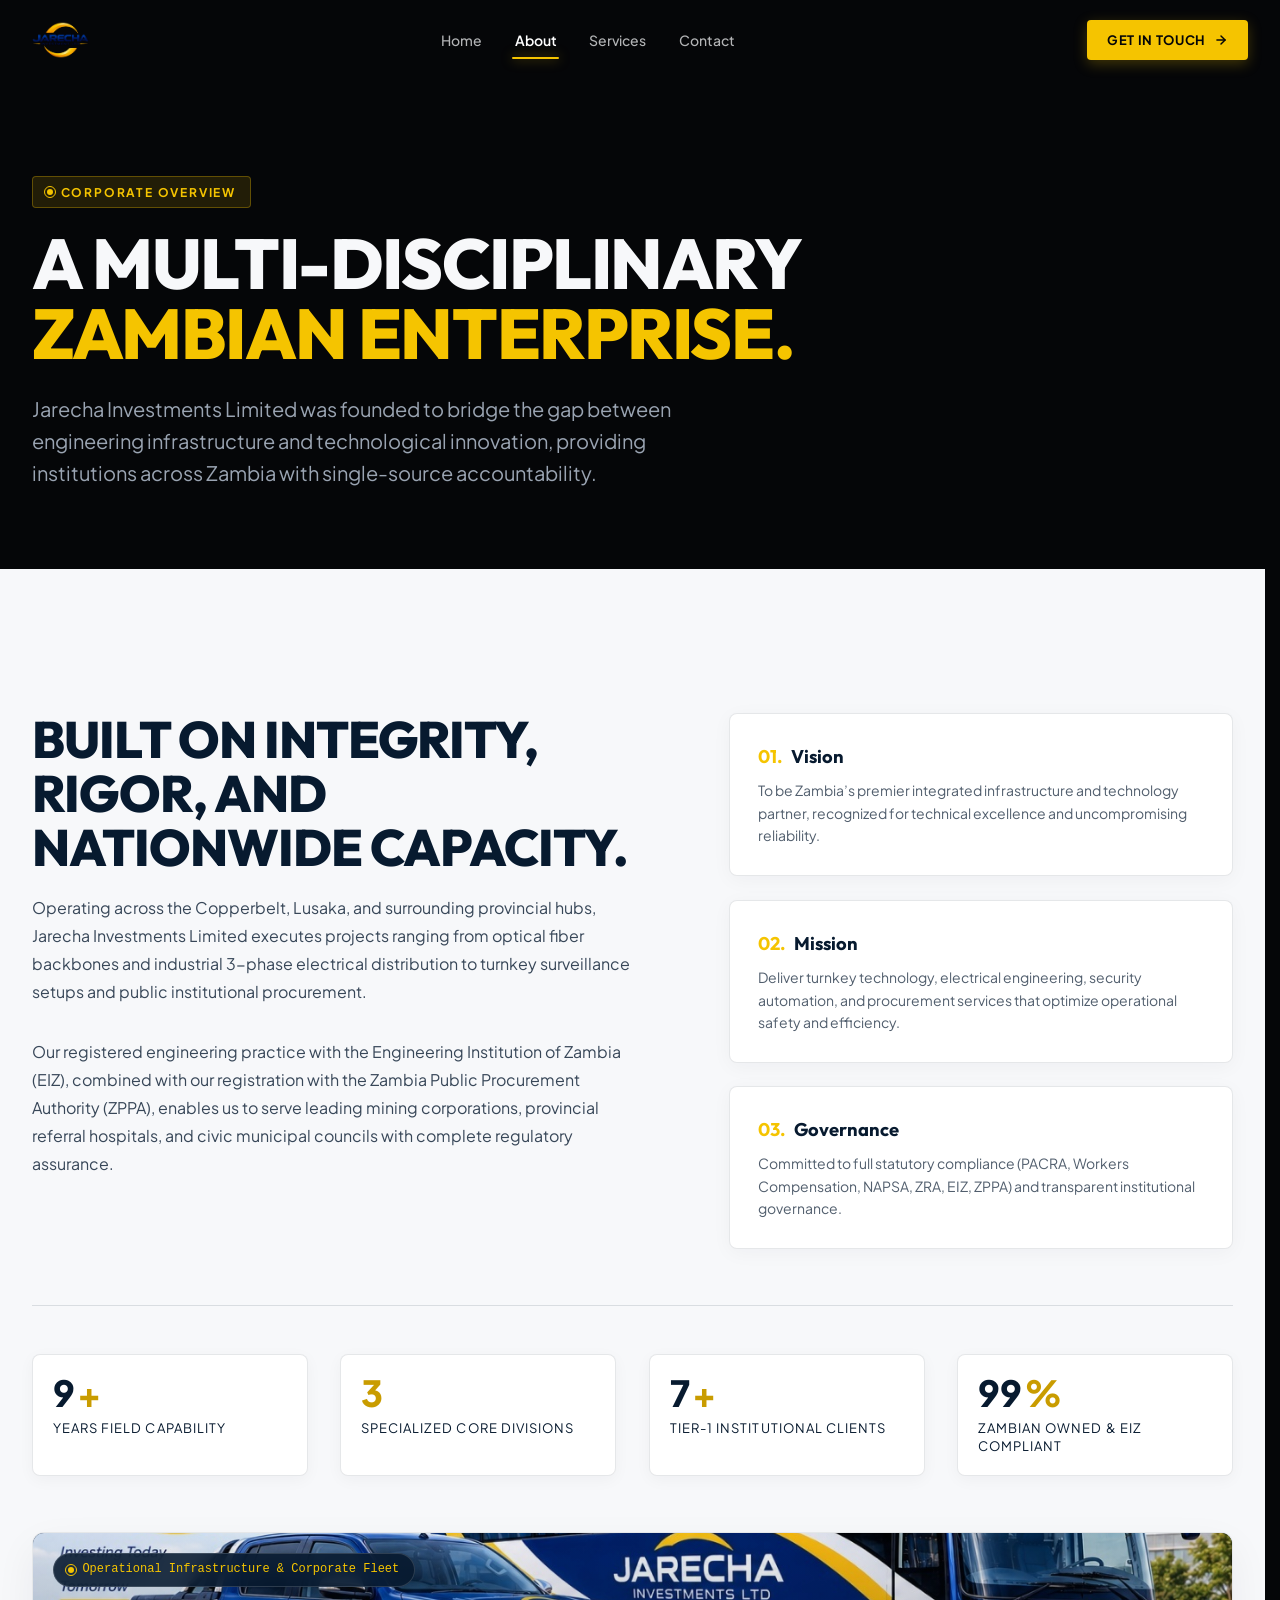
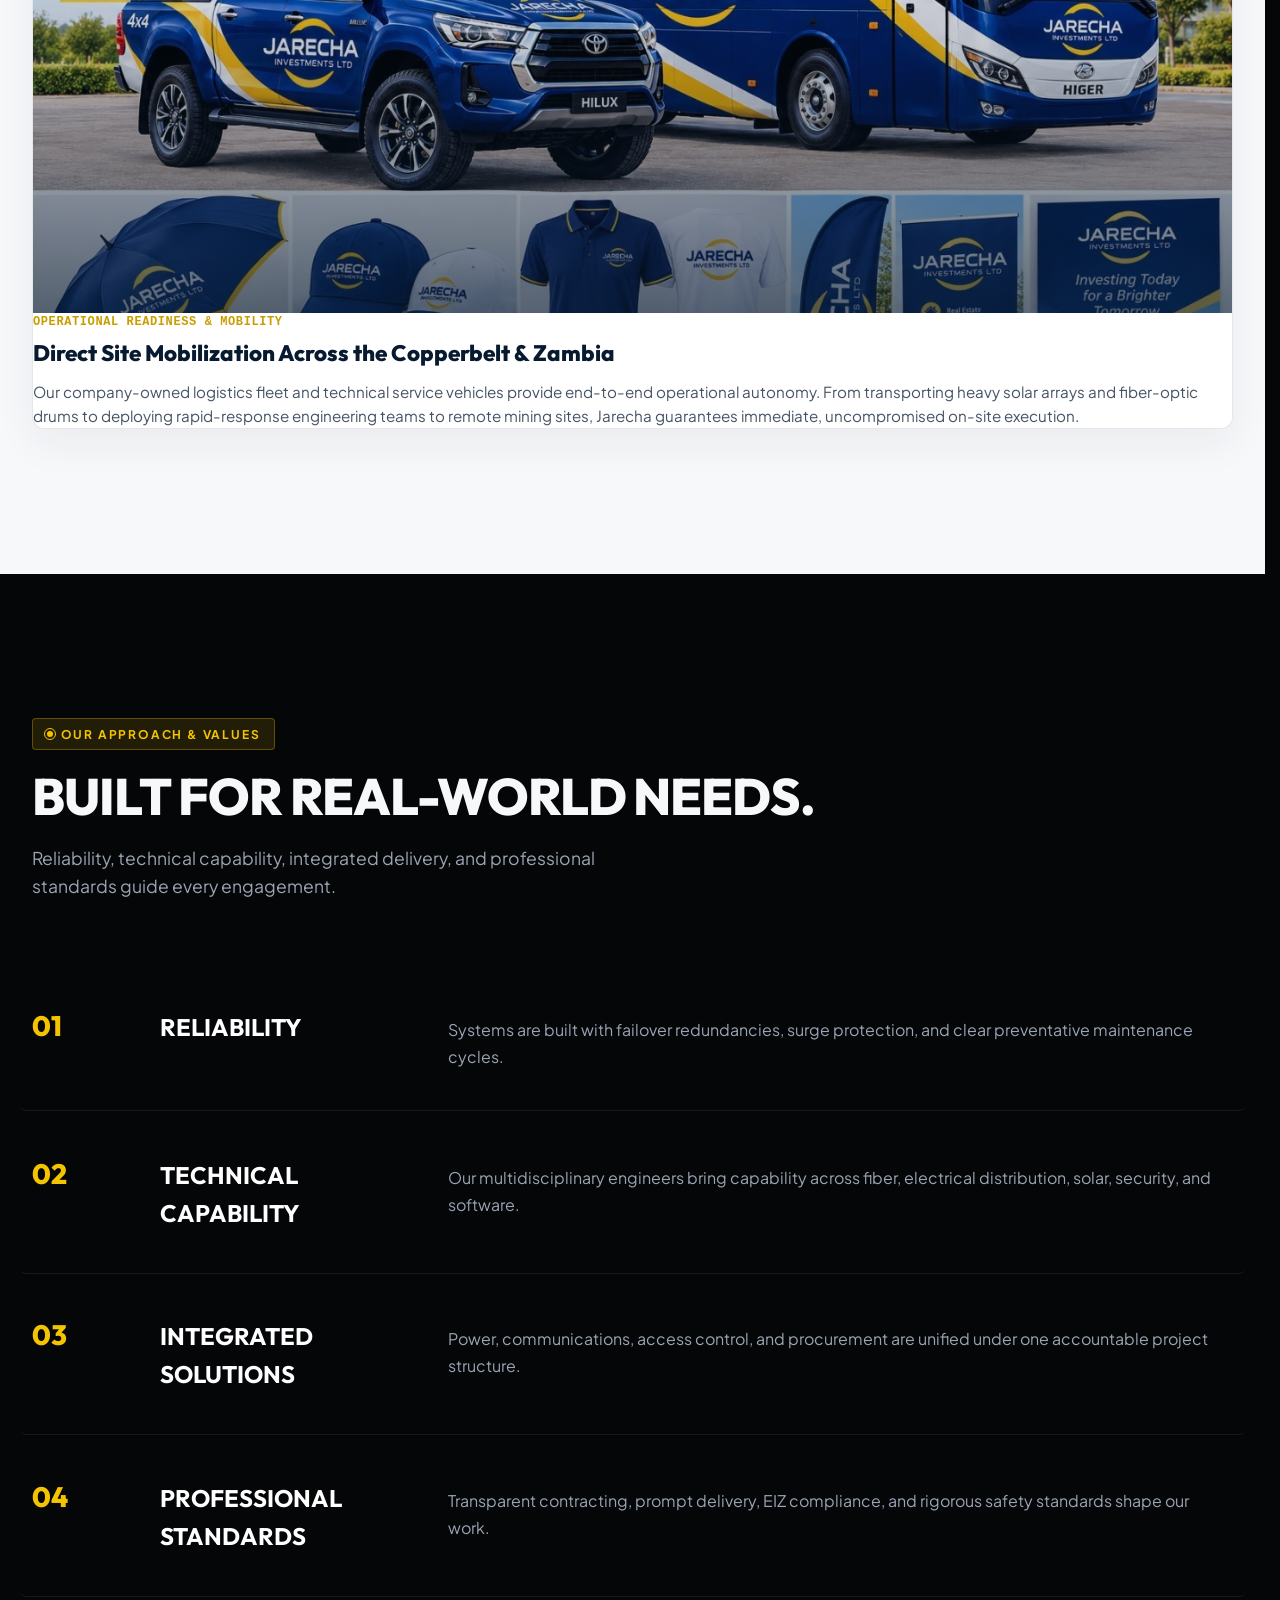
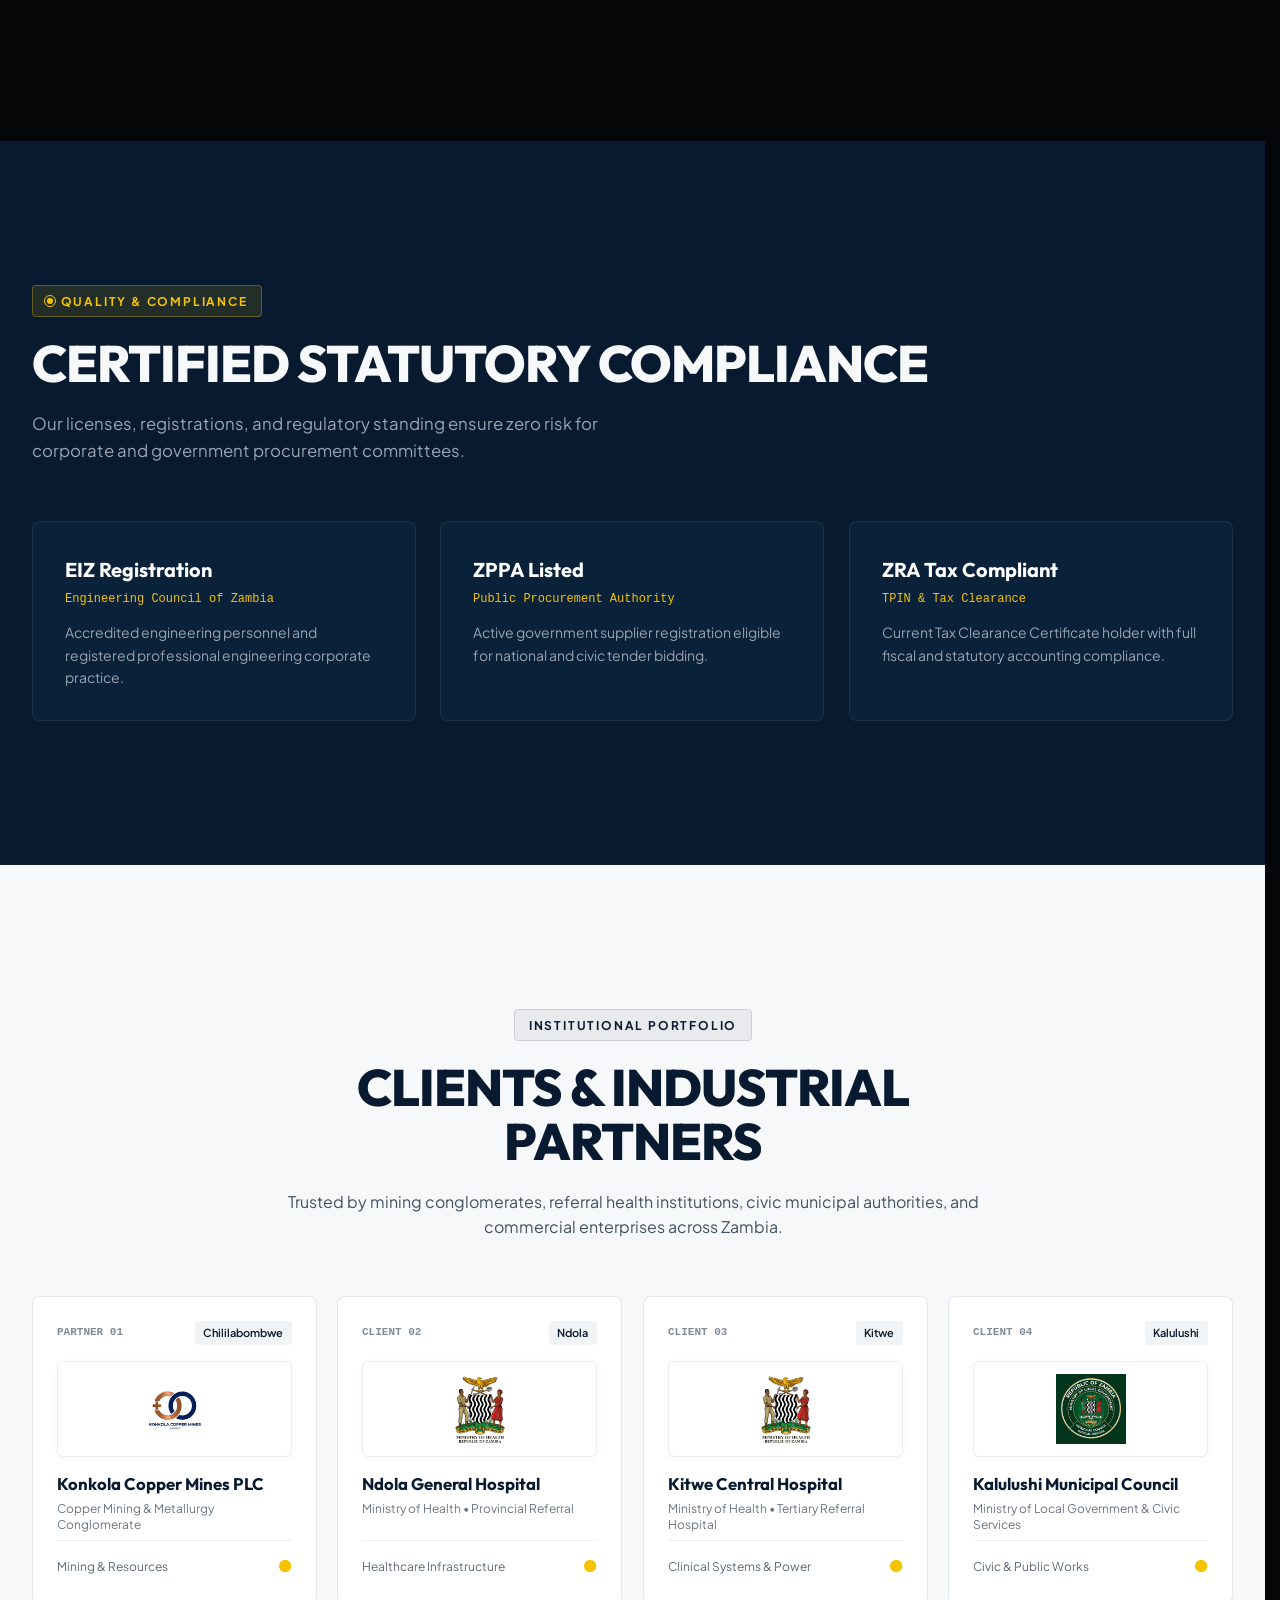
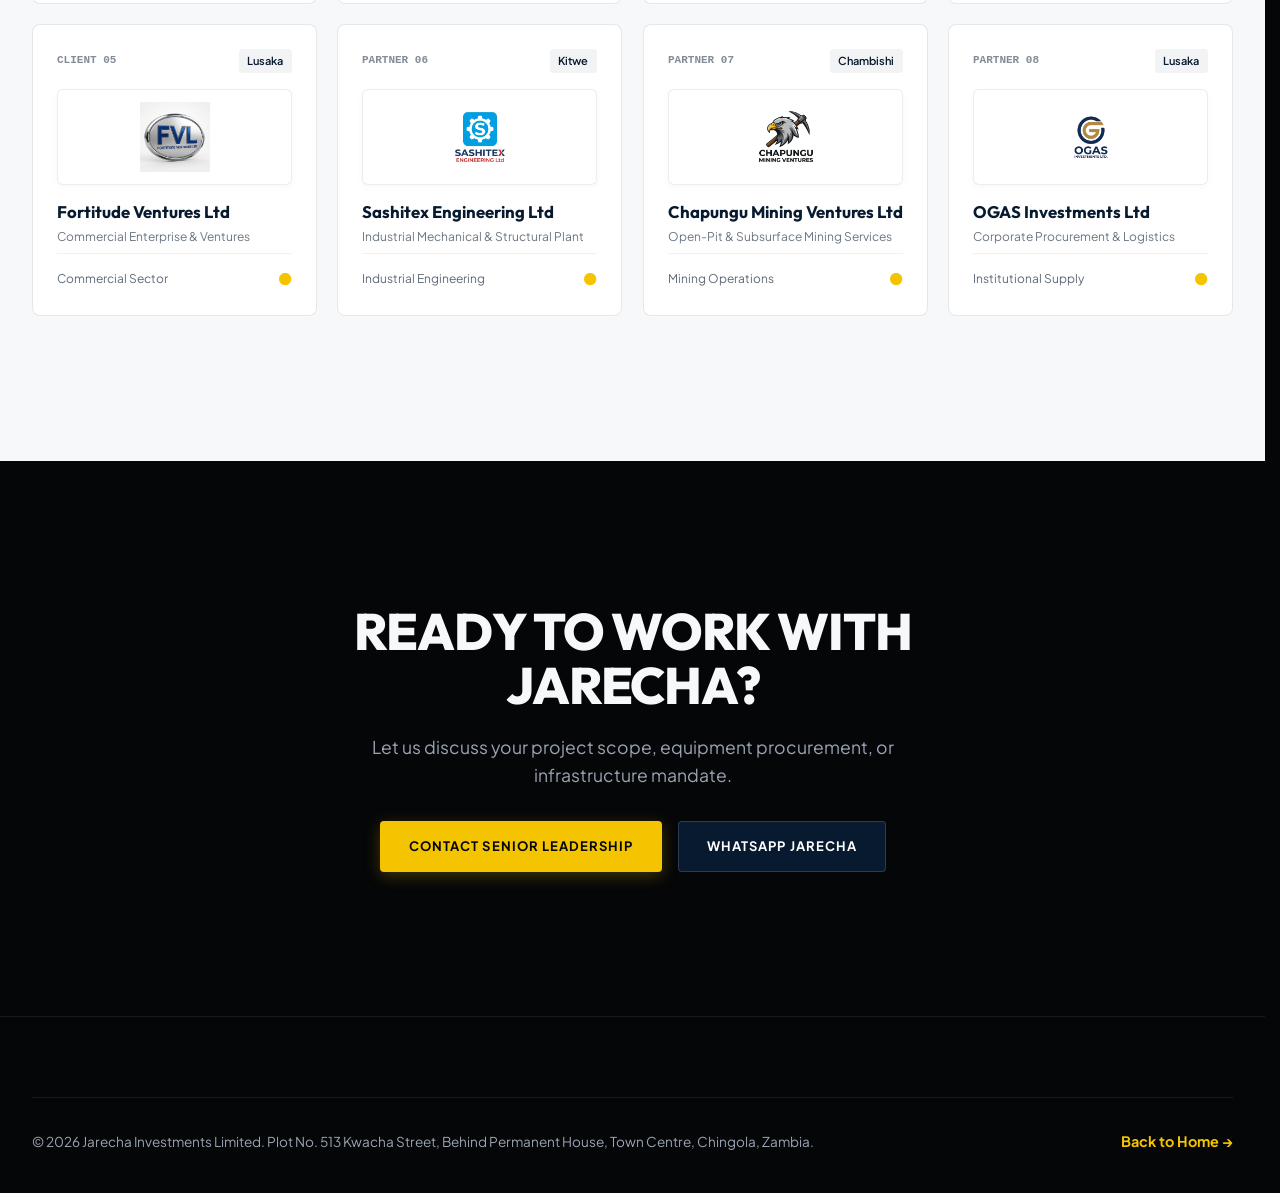
<file: about.html>
<!DOCTYPE html>
<html lang="en">
<head>
  <meta charset="UTF-8" />
  <meta name="viewport" content="width=device-width, initial-scale=1.0" />
  <title>About Jarecha Investments Limited | Company Profile & Governance</title>
  <meta name="description" content="Company profile, engineering capability, regulatory governance, and operational standards of Jarecha Investments Limited." />
  <link rel="preconnect" href="https://fonts.googleapis.com">
  <link rel="preconnect" href="https://fonts.gstatic.com" crossorigin>
  <link href="https://fonts.googleapis.com/css2?family=Outfit:wght@300;400;500;600;700;800;900&family=Plus+Jakarta+Sans:ital,wght@0,300;0,400;0,500;0,600;0,700;0,800;1,400&display=swap" rel="stylesheet">
  <link rel="stylesheet" href="css/style.css" />
</head>
<body>
  <div id="scroll-progress"></div>

  <!-- Header Navigation -->
  <header class="navbar" id="main-navbar">
    <div class="container nav-container">
      <a href="index.html" class="brand-logo" aria-label="Jarecha Investments Home">
        <img src="images/jarecha-logo-transparent.PNG" alt="Jarecha Investments Ltd" class="brand-logo-img" />
      </a>

      <nav>
        <ul class="nav-links">
          <li><a href="index.html" class="nav-link">Home</a></li>
          <li><a href="about.html" class="nav-link active">About</a></li>
          <li><a href="services.html" class="nav-link">Services</a></li>
          <li><a href="contact.html" class="nav-link">Contact</a></li>
        </ul>
      </nav>

      <div class="nav-actions">
        <a href="contact.html" class="nav-cta-btn">
          <span>Get in Touch</span>
          <svg style="width:14px;height:14px;" viewBox="0 0 24 24" fill="none" stroke="currentColor" stroke-width="2.5" stroke-linecap="round" stroke-linejoin="round">
            <line x1="5" y1="12" x2="19" y2="12"></line>
            <polyline points="12 5 19 12 12 19"></polyline>
          </svg>
        </a>

        <button class="mobile-toggle" id="mobile-toggle" aria-label="Toggle navigation menu" aria-expanded="false">
          <svg style="width:20px;height:20px;" viewBox="0 0 24 24" fill="none" stroke="currentColor" stroke-width="2" stroke-linecap="round" stroke-linejoin="round">
            <line x1="3" y1="12" x2="21" y2="12"></line>
            <line x1="3" y1="6" x2="21" y2="6"></line>
            <line x1="3" y1="18" x2="21" y2="18"></line>
          </svg>
        </button>
      </div>
    </div>
  </header>

  <!-- Mobile Drawer -->
  <div class="mobile-drawer" id="mobile-drawer">
    <a href="index.html" class="mobile-nav-link">Home</a>
    <a href="about.html" class="mobile-nav-link active">About</a>
    <a href="services.html" class="mobile-nav-link">Services</a>
    <a href="contact.html" class="mobile-nav-link">Contact</a>
  </div>

  <main style="padding-top: 5rem;">
    <!-- Page Hero Banner -->
    <section class="section-padding bg-black" style="padding-top: 6rem; padding-bottom: 5rem;">
      <div class="container">
        <div class="badge badge-yellow reveal-on-scroll">
          <span class="badge-dot"></span>
          <span>Corporate Overview</span>
        </div>
        <h1 class="heading-display text-white reveal-on-scroll">
          A MULTI-DISCIPLINARY<br />
          <span class="text-yellow">ZAMBIAN ENTERPRISE.</span>
        </h1>
        <p class="reveal-on-scroll" style="font-size: 1.25rem; color: var(--muted); max-width: 720px; line-height: 1.6;">
          Jarecha Investments Limited was founded to bridge the gap between engineering infrastructure and technological innovation, providing institutions across Zambia with single-source accountability.
        </p>
      </div>
    </section>

    <!-- Detailed Company Story (Light) -->
    <section class="section-padding bg-light">
      <div class="container">
        <div class="intro-grid">
          <div class="reveal-on-scroll reveal-fade-left">
            <h2 class="heading-section text-navy">
              BUILT ON INTEGRITY, RIGOR, AND NATIONWIDE CAPACITY.
            </h2>
            <p class="intro-body">
              Operating across the Copperbelt, Lusaka, and surrounding provincial hubs, Jarecha Investments Limited executes projects ranging from optical fiber backbones and industrial 3-phase electrical distribution to turnkey surveillance setups and public institutional procurement.
            </p>
            <p class="intro-body">
              Our registered engineering practice with the Engineering Institution of Zambia (EIZ), combined with our registration with the Zambia Public Procurement Authority (ZPPA), enables us to serve leading mining corporations, provincial referral hospitals, and civic municipal councils with complete regulatory assurance.
            </p>
          </div>

          <div class="intro-pillars stagger-group">
            <div class="pillar-card">
              <h3 class="pillar-title"><span class="text-yellow">01.</span> Vision</h3>
              <p class="pillar-desc">To be Zambia’s premier integrated infrastructure and technology partner, recognized for technical excellence and uncompromising reliability.</p>
            </div>
            <div class="pillar-card">
              <h3 class="pillar-title"><span class="text-yellow">02.</span> Mission</h3>
              <p class="pillar-desc">Deliver turnkey technology, electrical engineering, security automation, and procurement services that optimize operational safety and efficiency.</p>
            </div>
            <div class="pillar-card">
              <h3 class="pillar-title"><span class="text-yellow">03.</span> Governance</h3>
              <p class="pillar-desc">Committed to full statutory compliance (PACRA, Workers Compensation, NAPSA, ZRA, EIZ, ZPPA) and transparent institutional governance.</p>
            </div>
          </div>
        </div>

        <!-- Telemetry & Operational Metrics -->
        <div class="about-stats-ribbon stagger-group">
          <div class="about-stat-item">
            <div class="stat-num"><span class="stat-counter" data-target="10">0</span><span>+</span></div>
            <div class="stat-label">Years Field Capability</div>
          </div>
          <div class="about-stat-item">
            <div class="stat-num"><span class="stat-counter" data-target="4">0</span></div>
            <div class="stat-label">Specialized Core Divisions</div>
          </div>
          <div class="about-stat-item">
            <div class="stat-num"><span class="stat-counter" data-target="8">0</span><span>+</span></div>
            <div class="stat-label">Tier-1 Institutional Clients</div>
          </div>
          <div class="about-stat-item">
            <div class="stat-num"><span class="stat-counter" data-target="100">0</span><span>%</span></div>
            <div class="stat-label">Zambian Owned & EIZ Compliant</div>
          </div>
        </div>

        <!-- Corporate Operations & Field Engineering Infrastructure -->
        <div class="corporate-showcase-card reveal-on-scroll" style="margin-top: 3.5rem;">
          <div class="showcase-img-container">
            <img src="images/jarecha-branding-vehicles.JPEG" alt="Jarecha Investments Ltd branded company vehicles" class="showcase-main-img" loading="lazy" />
            <div class="showcase-overlay"></div>
            <div class="showcase-badge">
              <span class="badge-dot"></span>
              <span>Operational Infrastructure & Corporate Fleet</span>
            </div>
          </div>
          <div class="showcase-content">
            <div style="color: #c99c00; font-family: monospace; font-size: 0.75rem; text-transform: uppercase; font-weight: 700; margin-bottom: 0.4rem; letter-spacing: 0.05em;">
              Operational Readiness & Mobility
            </div>
            <h3 style="font-family: var(--font-display); font-size: 1.4rem; font-weight: 800; color: var(--navy); margin-bottom: 0.75rem; line-height: 1.3;">
              Direct Site Mobilization Across the Copperbelt & Zambia
            </h3>
            <p style="font-size: 0.95rem; color: rgba(7, 26, 47, 0.75); line-height: 1.6; margin: 0;">
              Our company-owned logistics fleet and technical service vehicles provide end-to-end operational autonomy. From transporting heavy solar arrays and fiber-optic drums to deploying rapid-response engineering teams to remote mining sites, Jarecha guarantees immediate, uncompromised on-site execution.
            </p>
          </div>
        </div>
      </div>
    </section>

    <!-- Why Organizations Choose Jarecha -->
    <section class="section-padding bg-black">
      <div class="container">
        <div class="badge badge-yellow reveal-on-scroll">
          <span class="badge-dot"></span>
          <span>Our Approach & Values</span>
        </div>
        <h2 class="heading-section text-white reveal-on-scroll">BUILT FOR REAL-WORLD NEEDS.</h2>
        <p class="reveal-on-scroll" style="font-size: 1.1rem; color: var(--muted); max-width: 600px;">
          Reliability, technical capability, integrated delivery, and professional standards guide every engagement.
        </p>
        <div class="principles-list stagger-group">
          <div class="principle-row">
            <div class="principle-num">01</div>
            <div class="principle-title">Reliability</div>
            <div class="principle-desc">Systems are built with failover redundancies, surge protection, and clear preventative maintenance cycles.</div>
          </div>
          <div class="principle-row">
            <div class="principle-num">02</div>
            <div class="principle-title">Technical Capability</div>
            <div class="principle-desc">Our multidisciplinary engineers bring capability across fiber, electrical distribution, solar, security, and software.</div>
          </div>
          <div class="principle-row">
            <div class="principle-num">03</div>
            <div class="principle-title">Integrated Solutions</div>
            <div class="principle-desc">Power, communications, access control, and procurement are unified under one accountable project structure.</div>
          </div>
          <div class="principle-row">
            <div class="principle-num">04</div>
            <div class="principle-title">Professional Standards</div>
            <div class="principle-desc">Transparent contracting, prompt delivery, EIZ compliance, and rigorous safety standards shape our work.</div>
          </div>
        </div>
      </div>
    </section>

    <!-- Operational Standards (Navy) -->
    <section class="section-padding bg-navy">
      <div class="container">
        <div class="badge badge-yellow reveal-on-scroll">
          <span class="badge-dot"></span>
          <span>Quality & Compliance</span>
        </div>
        <h2 class="heading-section text-white reveal-on-scroll">
          CERTIFIED STATUTORY COMPLIANCE
        </h2>
        <p class="reveal-on-scroll" style="font-size: 1.05rem; color: var(--muted); max-width: 650px; margin-bottom: 3rem;">
          Our licenses, registrations, and regulatory standing ensure zero risk for corporate and government procurement committees.
        </p>

        <div class="compliance-grid stagger-group">
          <div class="compliance-card">
            <div class="compliance-title">EIZ Registration</div>
            <div class="compliance-meta">Engineering Council of Zambia</div>
            <p class="compliance-desc">Accredited engineering personnel and registered professional engineering corporate practice.</p>
          </div>
          <div class="compliance-card">
            <div class="compliance-title">ZPPA Listed</div>
            <div class="compliance-meta">Public Procurement Authority</div>
            <p class="compliance-desc">Active government supplier registration eligible for national and civic tender bidding.</p>
          </div>
          <div class="compliance-card">
            <div class="compliance-title">ZRA Tax Compliant</div>
            <div class="compliance-meta">TPIN & Tax Clearance</div>
            <p class="compliance-desc">Current Tax Clearance Certificate holder with full fiscal and statutory accounting compliance.</p>
          </div>
        </div>
      </div>
    </section>

    <!-- Clients & Partners Showcase (Light) -->
    <section class="section-padding bg-light">
      <div class="container">
        <div class="reveal-on-scroll" style="text-align: center; max-width: 700px; margin: 0 auto 3rem;">
          <div class="badge badge-navy">
            <span>Institutional Portfolio</span>
          </div>
          <h2 class="heading-section text-navy">
            CLIENTS & INDUSTRIAL PARTNERS
          </h2>
          <p style="font-size: 1rem; color: rgba(7, 26, 47, 0.75);">
            Trusted by mining conglomerates, referral health institutions, civic municipal authorities, and commercial enterprises across Zambia.
          </p>
        </div>

        <div class="clients-grid stagger-group">
          <!-- 1: Konkola Copper Mines -->
          <div class="client-card">
            <div class="client-header">
              <span class="client-tag">Partner 01</span>
              <span class="client-loc">Chililabombwe</span>
            </div>
            <div class="client-logo-box">
              <img src="images/clients/konkola-copper-mines.jpg" alt="Konkola Copper Mines PLC Logo" class="client-logo-img" referrerPolicy="no-referrer" />
            </div>
            <div class="client-name">Konkola Copper Mines PLC</div>
            <div class="client-sub">Copper Mining & Metallurgy Conglomerate</div>
            <div class="client-footer">
              <span>Mining & Resources</span>
              <span style="color:var(--yellow); font-size: 1rem;">●</span>
            </div>
          </div>

          <!-- 2: Ndola General Hospital -->
          <div class="client-card">
            <div class="client-header">
              <span class="client-tag">Client 02</span>
              <span class="client-loc">Ndola</span>
            </div>
            <div class="client-logo-box">
              <img src="images/clients/ndola-hospital-health.jpg" alt="Ministry of Health - Ndola General Hospital Logo" class="client-logo-img" referrerPolicy="no-referrer" />
            </div>
            <div class="client-name">Ndola General Hospital</div>
            <div class="client-sub">Ministry of Health • Provincial Referral</div>
            <div class="client-footer">
              <span>Healthcare Infrastructure</span>
              <span style="color:var(--yellow); font-size: 1rem;">●</span>
            </div>
          </div>

          <!-- 3: Kitwe Central Hospital -->
          <div class="client-card">
            <div class="client-header">
              <span class="client-tag">Client 03</span>
              <span class="client-loc">Kitwe</span>
            </div>
            <div class="client-logo-box">
              <img src="images/clients/kitwe-hospital-health.jpg" alt="Ministry of Health - Kitwe Central Hospital Logo" class="client-logo-img" referrerPolicy="no-referrer" />
            </div>
            <div class="client-name">Kitwe Central Hospital</div>
            <div class="client-sub">Ministry of Health • Tertiary Referral Hospital</div>
            <div class="client-footer">
              <span>Clinical Systems & Power</span>
              <span style="color:var(--yellow); font-size: 1rem;">●</span>
            </div>
          </div>

          <!-- 4: Kalulushi Municipal Council -->
          <div class="client-card">
            <div class="client-header">
              <span class="client-tag">Client 04</span>
              <span class="client-loc">Kalulushi</span>
            </div>
            <div class="client-logo-box">
              <img src="images/clients/kalulushi-municipal-council.jpg" alt="Kalulushi Municipal Council Logo" class="client-logo-img" referrerPolicy="no-referrer" />
            </div>
            <div class="client-name">Kalulushi Municipal Council</div>
            <div class="client-sub">Ministry of Local Government & Civic Services</div>
            <div class="client-footer">
              <span>Civic & Public Works</span>
              <span style="color:var(--yellow); font-size: 1rem;">●</span>
            </div>
          </div>

          <!-- 5: Fortitude Ventures Ltd -->
          <div class="client-card">
            <div class="client-header">
              <span class="client-tag">Client 05</span>
              <span class="client-loc">Lusaka</span>
            </div>
            <div class="client-logo-box">
              <img src="images/clients/fortitude-ventures.jpg" alt="Fortitude Ventures Ltd Logo" class="client-logo-img" referrerPolicy="no-referrer" />
            </div>
            <div class="client-name">Fortitude Ventures Ltd</div>
            <div class="client-sub">Commercial Enterprise & Ventures</div>
            <div class="client-footer">
              <span>Commercial Sector</span>
              <span style="color:var(--yellow); font-size: 1rem;">●</span>
            </div>
          </div>

          <!-- 6: Sashitex Engineering Ltd -->
          <div class="client-card">
            <div class="client-header">
              <span class="client-tag">Partner 06</span>
              <span class="client-loc">Kitwe</span>
            </div>
            <div class="client-logo-box">
              <img src="images/clients/sashitex-engineering.jpg" alt="Sashitex Engineering Ltd Logo" class="client-logo-img" referrerPolicy="no-referrer" />
            </div>
            <div class="client-name">Sashitex Engineering Ltd</div>
            <div class="client-sub">Industrial Mechanical & Structural Plant</div>
            <div class="client-footer">
              <span>Industrial Engineering</span>
              <span style="color:var(--yellow); font-size: 1rem;">●</span>
            </div>
          </div>

          <!-- 7: Chapungu Mining Ventures Ltd -->
          <div class="client-card">
            <div class="client-header">
              <span class="client-tag">Partner 07</span>
              <span class="client-loc">Chambishi</span>
            </div>
            <div class="client-logo-box">
              <img src="images/clients/chapungu-mining.jpg" alt="Chapungu Mining Ventures Ltd Logo" class="client-logo-img" referrerPolicy="no-referrer" />
            </div>
            <div class="client-name">Chapungu Mining Ventures Ltd</div>
            <div class="client-sub">Open-Pit & Subsurface Mining Services</div>
            <div class="client-footer">
              <span>Mining Operations</span>
              <span style="color:var(--yellow); font-size: 1rem;">●</span>
            </div>
          </div>

          <!-- 8: OGAS Investments Ltd -->
          <div class="client-card">
            <div class="client-header">
              <span class="client-tag">Partner 08</span>
              <span class="client-loc">Lusaka</span>
            </div>
            <div class="client-logo-box">
              <img src="images/clients/ogas-investments.jpg" alt="OGAS Investments Ltd Logo" class="client-logo-img" referrerPolicy="no-referrer" />
            </div>
            <div class="client-name">OGAS Investments Ltd</div>
            <div class="client-sub">Corporate Procurement & Logistics</div>
            <div class="client-footer">
              <span>Institutional Supply</span>
              <span style="color:var(--yellow); font-size: 1rem;">●</span>
            </div>
          </div>
        </div>
      </div>
    </section>

    <!-- Call to action (Black) -->
    <section class="section-padding bg-black" style="text-align: center;">
      <div class="container reveal-on-scroll" style="max-width: 700px;">
        <h2 class="heading-section text-white">
          READY TO WORK WITH JARECHA?
        </h2>
        <p style="font-size: 1.1rem; color: var(--muted); margin-bottom: 2rem;">
          Let us discuss your project scope, equipment procurement, or infrastructure mandate.
        </p>
        <div style="display: flex; justify-content: center; gap: 1rem; flex-wrap: wrap;">
          <a href="contact.html" class="btn btn-primary">
            <span>Contact Senior Leadership</span>
          </a>
          <a href="https://wa.me/260977325804?text=Hello%20Jarecha%20Investments,%20I%20would%20like%20to%20discuss%20a%20project." target="_blank" rel="noopener noreferrer" class="btn btn-secondary">
            <span>WhatsApp Jarecha</span>
          </a>
        </div>
      </div>
    </section>
  </main>

  <footer class="site-footer">
    <div class="container">
      <div class="footer-bottom" style="display:flex;align-items:center;justify-content:space-between;flex-wrap:wrap;gap:1.5rem;">
        <div style="display:flex;align-items:center;gap:0.85rem;">
          <span style="font-size:0.85rem;color:var(--muted);">© 2026 Jarecha Investments Limited. Plot No. 513 Kwacha Street, Behind Permanent House, Town Centre, Chingola, Zambia.</span>
        </div>
        <a href="index.html" style="color:var(--yellow);font-weight:700;font-size:0.9rem;">Back to Home →</a>
      </div>
    </div>
  </footer>

  <!-- PERSISTENT FLOATING WHATSAPP CTA -->
  <div class="floating-whatsapp">
    <a href="https://wa.me/260977325804?text=Hello%20Jarecha%20Investments,%20I%20would%20like%20to%20inquire%20about%20your%20services." target="_blank" rel="noopener noreferrer" class="whatsapp-btn-desktop" aria-label="Direct WhatsApp Contact">
      <span class="whatsapp-pulse"></span>
      <svg style="width:30px;height:30px;" viewBox="0 0 24 24" fill="currentColor">
        <path d="M17.472 14.382c-.297-.149-1.758-.867-2.03-.967-.273-.099-.471-.148-.67.15-.197.297-.767.966-.94 1.164-.173.199-.347.223-.644.075-.297-.15-1.255-.463-2.39-1.475-.883-.788-1.48-1.761-1.653-2.059-.173-.297-.018-.458.13-.606.134-.133.298-.347.446-.52.149-.174.198-.298.298-.497.099-.198.05-.371-.025-.52-.075-.149-.669-1.612-.916-2.207-.242-.579-.487-.5-.669-.51-.173-.008-.371-.01-.57-.01-.198 0-.52.074-.792.372-.272.297-1.04 1.016-1.04 2.479 0 1.462 1.065 2.875 1.213 3.074.149.198 2.096 3.2 5.077 4.487.709.306 1.262.489 1.694.625.712.227 1.36.195 1.871.118.571-.085 1.758-.719 2.006-1.413.248-.694.248-1.289.173-1.413-.074-.124-.272-.198-.57-.347m-5.421 7.403h-.004a9.87 9.87 0 01-5.031-1.378l-.361-.214-3.741.982.998-3.648-.235-.374a9.86 9.86 0 01-1.51-5.26c.001-5.45 4.436-9.884 9.888-9.884 2.64 0 5.122 1.03 6.988 2.898a9.825 9.825 0 012.893 6.994c-.003 5.45-4.437 9.884-9.885 9.884m8.413-18.297A11.815 11.815 0 0012.05 0C5.495 0 .16 5.335.157 11.892c0 2.096.547 4.142 1.588 5.945L0 24l6.335-1.662c1.746.953 3.71 1.456 5.711 1.457h.005c6.554 0 11.89-5.335 11.893-11.893a11.82 11.82 0 00-3.48-8.413z" />
      </svg>
    </a>
    <div class="whatsapp-tooltip">
      <div style="display:flex;align-items:center;gap:0.4rem;margin-bottom:0.4rem;color:var(--yellow);font-weight:700;text-transform:uppercase;font-size:0.6875rem;">
        <span style="width:6px;height:6px;border-radius:50%;background:#25D366;"></span>
        <span>WhatsApp Live Line</span>
      </div>
      <p style="color:var(--muted);margin-bottom:0.5rem;font-size:0.75rem;">
        Chat directly with Jarecha technical management for immediate project consultations.
      </p>
      <a href="https://wa.me/260977325804?text=Hello%20Jarecha%20Investments,%20I%20would%20like%20to%20inquire%20about%20your%20services." target="_blank" rel="noopener noreferrer" style="color:#25D366;font-weight:700;display:inline-flex;align-items:center;gap:0.3rem;">
        <span>Start WhatsApp Chat →</span>
      </a>
    </div>

    <a href="https://wa.me/260977325804?text=Hello%20Jarecha%20Investments,%20I%20would%20like%20to%20inquire%20about%20your%20services." target="_blank" rel="noopener noreferrer" class="whatsapp-btn-mobile" aria-label="WhatsApp Jarecha">
      <div class="whatsapp-badge">
        <svg style="width:14px;height:14px;color:#ffffff;" viewBox="0 0 24 24" fill="currentColor">
          <path d="M17.472 14.382c-.297-.149-1.758-.867-2.03-.967-.273-.099-.471-.148-.67.15-.197.297-.767.966-.94 1.164-.173.199-.347.223-.644.075-.297-.15-1.255-.463-2.39-1.475-.883-.788-1.48-1.761-1.653-2.059-.173-.297-.018-.458.13-.606.134-.133.298-.347.446-.52.149-.174.198-.298.298-.497.099-.198.05-.371-.025-.52-.075-.149-.669-1.612-.916-2.207-.242-.579-.487-.5-.669-.51-.173-.008-.371-.01-.57-.01-.198 0-.52.074-.792.372-.272.297-1.04 1.016-1.04 2.479 0 1.462 1.065 2.875 1.213 3.074.149.198 2.096 3.2 5.077 4.487.709.306 1.262.489 1.694.625.712.227 1.36.195 1.871.118.571-.085 1.758-.719 2.006-1.413.248-.694.248-1.289.173-1.413-.074-.124-.272-.198-.57-.347m-5.421 7.403h-.004a9.87 9.87 0 01-5.031-1.378l-.361-.214-3.741.982.998-3.648-.235-.374a9.86 9.86 0 01-1.51-5.26c.001-5.45 4.436-9.884 9.888-9.884 2.64 0 5.122 1.03 6.988 2.898a9.825 9.825 0 012.893 6.994c-.003 5.45-4.437 9.884-9.885 9.884m8.413-18.297A11.815 11.815 0 0012.05 0C5.495 0 .16 5.335.157 11.892c0 2.096.547 4.142 1.588 5.945L0 24l6.335-1.662c1.746.953 3.71 1.456 5.711 1.457h.005c6.554 0 11.89-5.335 11.893-11.893a11.82 11.82 0 00-3.48-8.413z" />
      </svg>
    </a>
    <div class="whatsapp-tooltip">
      <div style="display:flex;align-items:center;gap:0.4rem;margin-bottom:0.4rem;color:var(--yellow);font-weight:700;text-transform:uppercase;font-size:0.6875rem;">
        <span style="width:6px;height:6px;border-radius:50%;background:#25D366;"></span>
        <span>WhatsApp Live Line</span>
      </div>
      <p style="color:var(--muted);margin-bottom:0.5rem;font-size:0.75rem;">
        Chat directly with Jarecha technical management for immediate project consultations.
      </p>
      <a href="https://wa.me/260977325804?text=Hello%20Jarecha%20Investments,%20I%20would%20like%20to%20inquire%20about%20your%20services." target="_blank" rel="noopener noreferrer" style="color:#25D366;font-weight:700;display:inline-flex;align-items:center;gap:0.3rem;">
        <span>Start WhatsApp Chat →</span>
      </a>
    </div>

    <a href="https://wa.me/260977325804?text=Hello%20Jarecha%20Investments,%20I%20would%20like%20to%20inquire%20about%20your%20services." target="_blank" rel="noopener noreferrer" class="whatsapp-btn-mobile" aria-label="WhatsApp Jarecha">
      <div class="whatsapp-badge">
        <svg style="width:14px;height:14px;color:#ffffff;" viewBox="0 0 24 24" fill="currentColor">
          <path d="M17.472 14.382c-.297-.149-1.758-.867-2.03-.967-.273-.099-.471-.148-.67.15-.197.297-.767.966-.94 1.164-.173.199-.347.223-.644.075-.297-.15-1.255-.463-2.39-1.475-.883-.788-1.48-1.761-1.653-2.059-.173-.297-.018-.458.13-.606.134-.133.298-.347.446-.52.149-.174.198-.298.298-.497.099-.198.05-.371-.025-.52-.075-.149-.669-1.612-.916-2.207-.242-.579-.487-.5-.669-.51-.173-.008-.371-.01-.57-.01-.198 0-.52.074-.792.372-.272.297-1.04 1.016-1.04 2.479 0 1.462 1.065 2.875 1.213 3.074.149.198 2.096 3.2 5.077 4.487.709.306 1.262.489 1.694.625.712.227 1.36.195 1.871.118.571-.085 1.758-.719 2.006-1.413.248-.694.248-1.289.173-1.413-.074-.124-.272-.198-.57-.347m-5.421 7.403h-.004a9.87 9.87 0 01-5.031-1.378l-.361-.214-3.741.982.998-3.648-.235-.374a9.86 9.86 0 01-1.51-5.26c.001-5.45 4.436-9.884 9.888-9.884 2.64 0 5.122 1.03 6.988 2.898a9.825 9.825 0 012.893 6.994c-.003 5.45-4.437 9.884-9.885 9.884m8.413-18.297A11.815 11.815 0 0012.05 0C5.495 0 .16 5.335.157 11.892c0 2.096.547 4.142 1.588 5.945L0 24l6.335-1.662c1.746.953 3.71 1.456 5.711 1.457h.005c6.554 0 11.89-5.335 11.893-11.893a11.82 11.82 0 00-3.48-8.413z" />
      </svg>
    </div>
    <span>Chat on WhatsApp</span>
  </a>
</div>

  <script src="js/script.js"></script>
</body>
</html>
</file>
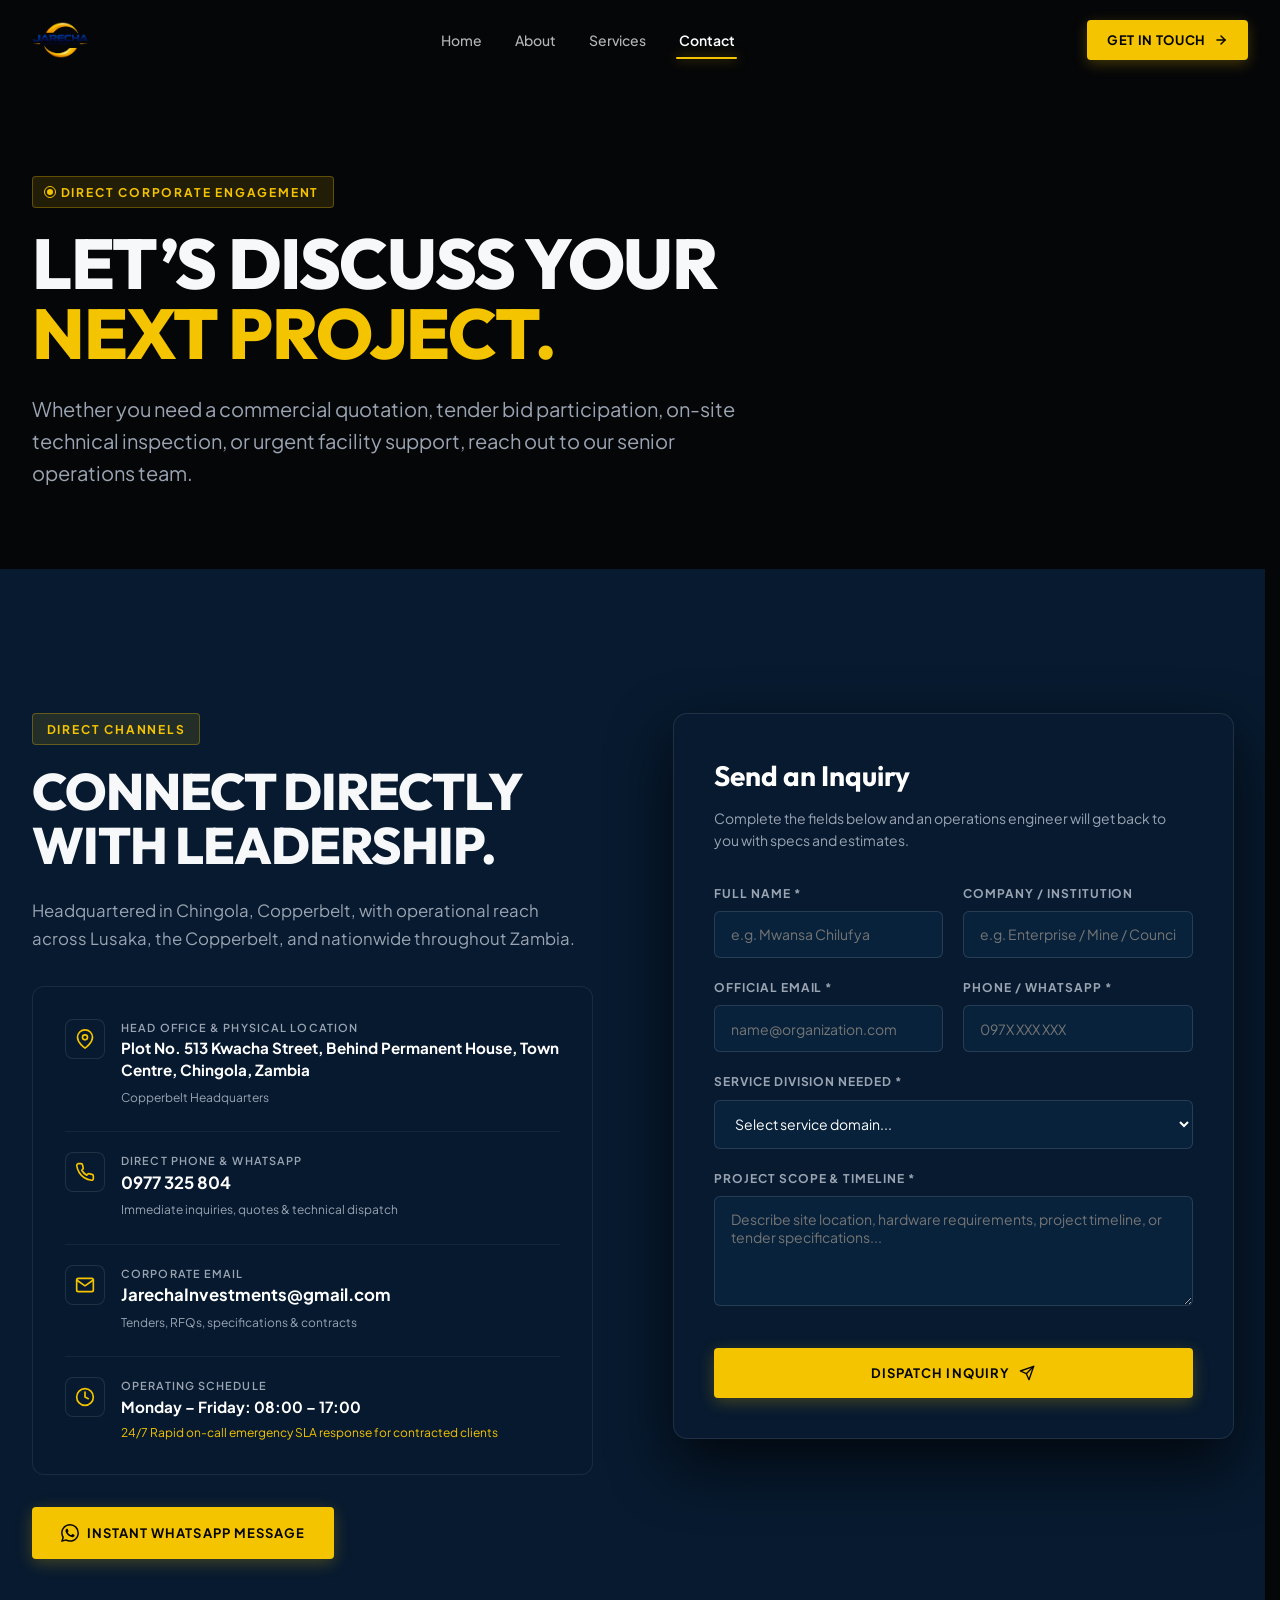
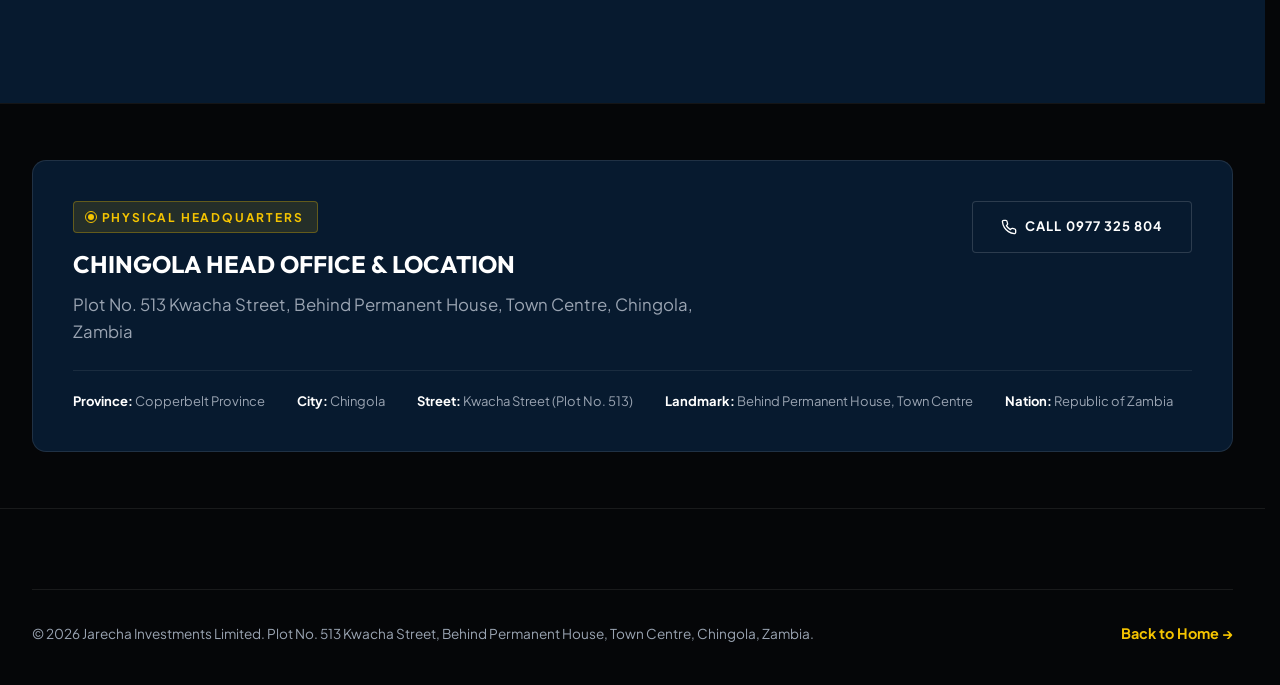
<file: contact.html>
<!DOCTYPE html>
<html lang="en">
<head>
  <meta charset="UTF-8" />
  <meta name="viewport" content="width=device-width, initial-scale=1.0" />
  <title>Contact & Inquiries | Jarecha Investments Limited</title>
  <meta name="description" content="Get in touch with Jarecha Investments Limited. Direct WhatsApp, phone, email, and consultation request for technology, engineering, and procurement projects in Zambia." />
  <link rel="preconnect" href="https://fonts.googleapis.com">
  <link rel="preconnect" href="https://fonts.gstatic.com" crossorigin>
  <link href="https://fonts.googleapis.com/css2?family=Outfit:wght@300;400;500;600;700;800;900&family=Plus+Jakarta+Sans:ital,wght@0,300;0,400;0,500;0,600;0,700;0,800;1,400&display=swap" rel="stylesheet">
  <link rel="stylesheet" href="css/style.css" />
</head>
<body>
  <div id="scroll-progress"></div>

  <!-- Header Navigation -->
  <header class="navbar" id="main-navbar">
    <div class="container nav-container">
      <a href="index.html" class="brand-logo" aria-label="Jarecha Investments Home">
        <img src="images/jarecha-logo-transparent.PNG" alt="Jarecha Investments Ltd" class="brand-logo-img" />
      </a>

      <nav>
        <ul class="nav-links">
          <li><a href="index.html" class="nav-link">Home</a></li>
          <li><a href="about.html" class="nav-link">About</a></li>
          <li><a href="services.html" class="nav-link">Services</a></li>
          <li><a href="contact.html" class="nav-link active">Contact</a></li>
        </ul>
      </nav>

      <div class="nav-actions">
        <a href="contact.html" class="nav-cta-btn">
          <span>Get in Touch</span>
          <svg style="width:14px;height:14px;" viewBox="0 0 24 24" fill="none" stroke="currentColor" stroke-width="2.5" stroke-linecap="round" stroke-linejoin="round">
            <line x1="5" y1="12" x2="19" y2="12"></line>
            <polyline points="12 5 19 12 12 19"></polyline>
          </svg>
        </a>

        <button class="mobile-toggle" id="mobile-toggle" aria-label="Toggle navigation menu" aria-expanded="false">
          <svg style="width:20px;height:20px;" viewBox="0 0 24 24" fill="none" stroke="currentColor" stroke-width="2" stroke-linecap="round" stroke-linejoin="round">
            <line x1="3" y1="12" x2="21" y2="12"></line>
            <line x1="3" y1="6" x2="21" y2="6"></line>
            <line x1="3" y1="18" x2="21" y2="18"></line>
          </svg>
        </button>
      </div>
    </div>
  </header>

  <!-- Mobile Drawer -->
  <div class="mobile-drawer" id="mobile-drawer">
    <a href="index.html" class="mobile-nav-link">Home</a>
    <a href="about.html" class="mobile-nav-link">About</a>
    <a href="services.html" class="mobile-nav-link">Services</a>
    <a href="contact.html" class="mobile-nav-link active">Contact</a>
  </div>

  <main style="padding-top: 5rem;">
    <!-- Page Hero Banner -->
    <section class="section-padding bg-black" style="padding-top: 6rem; padding-bottom: 5rem;">
      <div class="container">
        <div class="badge badge-yellow reveal-on-scroll">
          <span class="badge-dot"></span>
          <span>Direct Corporate Engagement</span>
        </div>
        <h1 class="heading-display text-white reveal-on-scroll">
          LET’S DISCUSS YOUR<br />
          <span class="text-yellow">NEXT PROJECT.</span>
        </h1>
        <p class="reveal-on-scroll" style="font-size: 1.25rem; color: var(--muted); max-width: 720px; line-height: 1.6;">
          Whether you need a commercial quotation, tender bid participation, on-site technical inspection, or urgent facility support, reach out to our senior operations team.
        </p>
      </div>
    </section>

    <!-- Main Contact & Form Section -->
    <section class="section-padding bg-navy">
      <div class="container contact-grid">
        <!-- Left: Contact Details -->
        <div class="reveal-on-scroll reveal-fade-left">
          <div class="badge badge-yellow">
            <span>Direct Channels</span>
          </div>

          <h2 class="heading-section text-white" style="margin-bottom: 1.5rem;">
            CONNECT DIRECTLY WITH LEADERSHIP.
          </h2>

          <p style="font-size: 1.05rem; color: var(--muted); line-height: 1.7; margin-bottom: 2rem;">
            Headquartered in Chingola, Copperbelt, with operational reach across Lusaka, the Copperbelt, and nationwide throughout Zambia.
          </p>

          <div class="contact-info-card">
            <!-- Physical Address / Location -->
            <div class="contact-info-row">
              <div class="contact-info-icon">
                <svg style="width:20px;height:20px;" viewBox="0 0 24 24" fill="none" stroke="currentColor" stroke-width="2" stroke-linecap="round" stroke-linejoin="round">
                  <path d="M21 10c0 7-9 13-9 13s-9-6-9-13a9 9 0 0 1 18 0z"></path>
                  <circle cx="12" cy="10" r="3"></circle>
                </svg>
              </div>
              <div>
                <div class="contact-info-label">Head Office & Physical Location</div>
                <div class="contact-info-val" style="font-size:0.95rem;color:#ffffff;line-height:1.5;">
                  Plot No. 513 Kwacha Street, Behind Permanent House, Town Centre, Chingola, Zambia
                </div>
                <div style="font-size:0.75rem;color:var(--muted);margin-top:0.35rem;display:flex;align-items:center;gap:0.75rem;flex-wrap:wrap;">
                  <span>Copperbelt Headquarters</span>
                </div>
              </div>
            </div>

            <div class="contact-info-row" style="padding-top:1.25rem;border-top:1px solid rgba(255,255,255,0.06);">
              <div class="contact-info-icon">
                <svg style="width:20px;height:20px;" viewBox="0 0 24 24" fill="none" stroke="currentColor" stroke-width="2" stroke-linecap="round" stroke-linejoin="round">
                  <path d="M22 16.92v3a2 2 0 0 1-2.18 2 19.79 19.79 0 0 1-8.63-3.07 19.5 19.5 0 0 1-6-6 19.79 19.79 0 0 1-3.07-8.67A2 2 0 0 1 4.11 2h3a2 2 0 0 1 2 1.72 12.84 12.84 0 0 0 .7 2.81 2 2 0 0 1-.45 2.11L8.09 9.91a16 16 0 0 0 6 6l1.27-1.27a2 2 0 0 1 2.11-.45 12.84 12.84 0 0 0 2.81.7A2 2 0 0 1 22 16.92z"></path>
                </svg>
              </div>
              <div>
                <div class="contact-info-label">Direct Phone & WhatsApp</div>
                <div class="contact-info-val">
                  <a href="tel:0977325804" style="color:#ffffff;">0977 325 804</a>
                </div>
                <div style="font-size:0.75rem;color:var(--muted);margin-top:0.25rem;">
                  Immediate inquiries, quotes & technical dispatch
                </div>
              </div>
            </div>

            <div class="contact-info-row" style="padding-top:1.25rem;border-top:1px solid rgba(255,255,255,0.06);">
              <div class="contact-info-icon">
                <svg style="width:20px;height:20px;" viewBox="0 0 24 24" fill="none" stroke="currentColor" stroke-width="2" stroke-linecap="round" stroke-linejoin="round">
                  <path d="M4 4h16c1.1 0 2 .9 2 2v12c0 1.1-.9 2-2 2H4c-1.1 0-2-.9-2-2V6c0-1.1.9-2 2-2z"></path>
                  <polyline points="22,6 12,13 2,6"></polyline>
                </svg>
              </div>
              <div>
                <div class="contact-info-label">Corporate Email</div>
                <div class="contact-info-val">
                  <a href="mailto:JarechaInvestments@gmail.com" style="color:#ffffff;word-break:break-all;">JarechaInvestments@gmail.com</a>
                </div>
                <div style="font-size:0.75rem;color:var(--muted);margin-top:0.25rem;">
                  Tenders, RFQs, specifications & contracts
                </div>
              </div>
            </div>

            <div class="contact-info-row" style="padding-top:1.25rem;border-top:1px solid rgba(255,255,255,0.06);">
              <div class="contact-info-icon">
                <svg style="width:20px;height:20px;" viewBox="0 0 24 24" fill="none" stroke="currentColor" stroke-width="2" stroke-linecap="round" stroke-linejoin="round">
                  <circle cx="12" cy="12" r="10"></circle>
                  <polyline points="12 6 12 12 16 14"></polyline>
                </svg>
              </div>
              <div>
                <div class="contact-info-label">Operating Schedule</div>
                <div class="contact-info-val" style="font-size:0.95rem;">Monday – Friday: 08:00 – 17:00</div>
                <div style="font-size:0.75rem;color:var(--yellow);margin-top:0.25rem;">
                  24/7 Rapid on-call emergency SLA response for contracted clients
                </div>
              </div>
            </div>
          </div>

          <!-- Direct WhatsApp Quick Action -->
          <div style="margin-top: 2rem;">
            <a href="https://wa.me/260977325804?text=Hello%20Jarecha%20Investments,%20I%20would%20like%20to%20discuss%20a%20project." target="_blank" rel="noopener noreferrer" class="btn btn-primary" style="display: inline-flex; align-items: center; gap: 0.5rem;">
              <svg style="width:18px;height:18px;" viewBox="0 0 24 24" fill="currentColor">
                <path d="M17.472 14.382c-.297-.149-1.758-.867-2.03-.967-.273-.099-.471-.148-.67.15-.197.297-.767.966-.94 1.164-.173.199-.347.223-.644.075-.297-.15-1.255-.463-2.39-1.475-.883-.788-1.48-1.761-1.653-2.059-.173-.297-.018-.458.13-.606.134-.133.298-.347.446-.52.149-.174.198-.298.298-.497.099-.198.05-.371-.025-.52-.075-.149-.669-1.612-.916-2.207-.242-.579-.487-.5-.669-.51-.173-.008-.371-.01-.57-.01-.198 0-.52.074-.792.372-.272.297-1.04 1.016-1.04 2.479 0 1.462 1.065 2.875 1.213 3.074.149.198 2.096 3.2 5.077 4.487.709.306 1.262.489 1.694.625.712.227 1.36.195 1.871.118.571-.085 1.758-.719 2.006-1.413.248-.694.248-1.289.173-1.413-.074-.124-.272-.198-.57-.347m-5.421 7.403h-.004a9.87 9.87 0 01-5.031-1.378l-.361-.214-3.741.982.998-3.648-.235-.374a9.86 9.86 0 01-1.51-5.26c.001-5.45 4.436-9.884 9.888-9.884 2.64 0 5.122 1.03 6.988 2.898a9.825 9.825 0 012.893 6.994c-.003 5.45-4.437 9.884-9.885 9.884m8.413-18.297A11.815 11.815 0 0012.05 0C5.495 0 .16 5.335.157 11.892c0 2.096.547 4.142 1.588 5.945L0 24l6.335-1.662c1.746.953 3.71 1.456 5.711 1.457h.005c6.554 0 11.89-5.335 11.893-11.893a11.82 11.82 0 00-3.48-8.413z" />
              </svg>
              <span>Instant WhatsApp Message</span>
            </a>
          </div>
        </div>

        <!-- Right: Inquiry Form with Inline Feedback -->
        <div class="form-box reveal-on-scroll reveal-fade-right">
          <div style="margin-bottom: 2rem;">
            <h3 style="font-family:var(--font-display);font-size:1.75rem;font-weight:700;color:#ffffff;margin-bottom:0.5rem;">
              Send an Inquiry
            </h3>
            <p style="font-size:0.875rem;color:var(--muted);">
              Complete the fields below and an operations engineer will get back to you with specs and estimates.
            </p>
          </div>

          <form id="contact-form">
            <div class="form-row">
              <div>
                <label for="full-name" class="form-label">Full Name *</label>
                <input type="text" id="full-name" required placeholder="e.g. Mwansa Chilufya" class="form-input" />
              </div>
              <div>
                <label for="company-name" class="form-label">Company / Institution</label>
                <input type="text" id="company-name" placeholder="e.g. Enterprise / Mine / Council" class="form-input" />
              </div>
            </div>

            <div class="form-row">
              <div>
                <label for="email" class="form-label">Official Email *</label>
                <input type="email" id="email" required placeholder="name@organization.com" class="form-input" />
              </div>
              <div>
                <label for="phone" class="form-label">Phone / WhatsApp *</label>
                <input type="tel" id="phone" required placeholder="097X XXX XXX" class="form-input" />
              </div>
            </div>

            <div class="form-group">
              <label for="service-select" class="form-label">Service Division Needed *</label>
              <select id="service-select" required class="form-select">
                <option value="" disabled selected>Select service domain...</option>
                <optgroup label="01 — Technology & Digital">
                  <option value="Enterprise Networking & Fiber">Enterprise Networking & Fiber Optic</option>
                  <option value="Data Center & Server Infrastructure">Data Center & Server Infrastructure</option>
                  <option value="Custom Software & Web Platforms">Custom Software & Web Platforms</option>
                  <option value="Managed IT Support & SLA">Managed IT Support & SLA</option>
                </optgroup>
                <optgroup label="02 — Engineering & Infrastructure">
                  <option value="Commercial & Industrial Electrical">Commercial & Industrial Electrical</option>
                  <option value="Commercial Solar & Backup Microgrids">Commercial Solar & Backup Microgrids</option>
                  <option value="Civil & Telecommunications Works">Civil & Telecommunications Works</option>
                </optgroup>
                <optgroup label="03 — Security & Smart Office">
                  <option value="IP CCTV Surveillance & AI Analytics">IP CCTV Surveillance & AI Analytics</option>
                  <option value="Biometric Access & Time Attendance">Biometric Access & Time Attendance</option>
                  <option value="Fire Detection & Smart Automation">Fire Detection & Smart Automation</option>
                </optgroup>
                <optgroup label="04 — Business & Capacity Building">
                  <option value="Corporate Procurement & Supply">Corporate Procurement & Supply</option>
                  <option value="IT & Engineering Staff Capacity Building">IT & Engineering Staff Capacity Building</option>
                </optgroup>
                <option value="Multi-disciplinary Consultation">Multi-disciplinary Project Consultation</option>
              </select>
            </div>

            <div class="form-group">
              <label for="message" class="form-label">Project Scope & Timeline *</label>
              <textarea id="message" required placeholder="Describe site location, hardware requirements, project timeline, or tender specifications..." class="form-textarea"></textarea>
            </div>

            <button type="submit" id="submit-btn" class="btn btn-primary" style="width: 100%; padding: 1rem; margin-top: 1rem;">
              <span>Dispatch Inquiry</span>
              <svg style="width:16px;height:16px;" viewBox="0 0 24 24" fill="none" stroke="currentColor" stroke-width="2" stroke-linecap="round" stroke-linejoin="round">
                <line x1="22" y1="2" x2="11" y2="13"></line>
                <polygon points="22 2 15 22 11 13 2 9 22 2"></polygon>
              </svg>
            </button>
          </form>

          <div id="form-success-box" class="form-success-box">
            <div class="success-icon">
              <svg style="width:32px;height:32px;" viewBox="0 0 24 24" fill="none" stroke="currentColor" stroke-width="2.5" stroke-linecap="round" stroke-linejoin="round">
                <polyline points="20 6 9 17 4 12"></polyline>
              </svg>
            </div>
            <div style="font-size:0.75rem;font-family:monospace;color:var(--yellow);text-transform:uppercase;letter-spacing:0.15em;margin-bottom:0.5rem;">
              Inquiry Dispatched
            </div>
            <h4 style="font-family:var(--font-display);font-size:1.75rem;font-weight:700;color:#ffffff;margin-bottom:0.75rem;">
              Message Received.
            </h4>
            <p style="font-size:0.95rem;color:rgba(247,248,250,0.85);max-width:400px;margin:0 auto 1.5rem;line-height:1.6;">
              Thank you for reaching out to <strong style="color:#ffffff;">Jarecha Investments Limited</strong>. Our team will review your project scope and get back to you shortly.
            </p>
            <button type="button" id="reset-form-btn" style="background:none;border:none;color:var(--yellow);font-size:0.8125rem;font-weight:600;text-decoration:underline;cursor:pointer;">
              Send another message
            </button>
          </div>
        </div>
      </div>
    </section>

    <!-- Physical Location Card (Black) -->
    <section class="section-padding bg-black" style="padding-top: 3.5rem; padding-bottom: 3.5rem; border-top: 1px solid rgba(255,255,255,0.06);">
      <div class="container">
        <div style="background: var(--navy); border: 1px solid rgba(255,255,255,0.1); border-radius: 14px; padding: 2.5rem; display: flex; flex-direction: column; gap: 1.5rem;" class="reveal-on-scroll">
          <div style="display: flex; flex-wrap: wrap; justify-content: space-between; align-items: flex-start; gap: 1.5rem;">
            <div>
              <div class="badge badge-yellow" style="margin-bottom: 0.75rem;">
                <span class="badge-dot"></span>
                <span>Physical Headquarters</span>
              </div>
              <h3 style="font-family: var(--font-display); font-size: 1.5rem; color: #ffffff; margin-bottom: 0.5rem;">
                CHINGOLA HEAD OFFICE & LOCATION
              </h3>
              <p style="color: var(--muted); font-size: 1.05rem; max-width: 620px; line-height: 1.6;">
                Plot No. 513 Kwacha Street, Behind Permanent House, Town Centre, Chingola, Zambia
              </p>
            </div>
            <div style="display: flex; gap: 1rem; flex-wrap: wrap;">
              <a href="tel:0977325804" class="btn btn-secondary" style="display: inline-flex; align-items: center; gap: 0.5rem;">
                <svg style="width:16px;height:16px;" viewBox="0 0 24 24" fill="none" stroke="currentColor" stroke-width="2" stroke-linecap="round" stroke-linejoin="round">
                  <path d="M22 16.92v3a2 2 0 0 1-2.18 2 19.79 19.79 0 0 1-8.63-3.07 19.5 19.5 0 0 1-6-6 19.79 19.79 0 0 1-3.07-8.67A2 2 0 0 1 4.11 2h3a2 2 0 0 1 2 1.72 12.84 12.84 0 0 0 .7 2.81 2 2 0 0 1-.45 2.11L8.09 9.91a16 16 0 0 0 6 6l1.27-1.27a2 2 0 0 1 2.11-.45 12.84 12.84 0 0 0 2.81.7A2 2 0 0 1 22 16.92z"></path>
                </svg>
                <span>Call 0977 325 804</span>
              </a>
            </div>
          </div>
          <div style="padding-top: 1.25rem; border-top: 1px solid rgba(255,255,255,0.08); font-size: 0.8125rem; color: var(--muted); display: flex; flex-wrap: wrap; gap: 2rem;">
            <div><strong style="color:#ffffff;">Province:</strong> Copperbelt Province</div>
            <div><strong style="color:#ffffff;">City:</strong> Chingola</div>
            <div><strong style="color:#ffffff;">Street:</strong> Kwacha Street (Plot No. 513)</div>
            <div><strong style="color:#ffffff;">Landmark:</strong> Behind Permanent House, Town Centre</div>
            <div><strong style="color:#ffffff;">Nation:</strong> Republic of Zambia</div>
          </div>
        </div>
      </div>
    </section>
  </main>

  <footer class="site-footer">
    <div class="container">
      <div class="footer-bottom" style="display:flex;align-items:center;justify-content:space-between;flex-wrap:wrap;gap:1.5rem;">
        <div style="display:flex;align-items:center;gap:0.85rem;">
          <span style="font-size:0.85rem;color:var(--muted);">© 2026 Jarecha Investments Limited. Plot No. 513 Kwacha Street, Behind Permanent House, Town Centre, Chingola, Zambia.</span>
        </div>
        <a href="index.html" style="color:var(--yellow);font-weight:700;font-size:0.9rem;">Back to Home →</a>
      </div>
    </div>
  </footer>

  <!-- PERSISTENT FLOATING WHATSAPP CTA -->
  <div class="floating-whatsapp">
    <a href="https://wa.me/260977325804?text=Hello%20Jarecha%20Investments,%20I%20would%20like%20to%20inquire%20about%20your%20services." target="_blank" rel="noopener noreferrer" class="whatsapp-btn-desktop" aria-label="Direct WhatsApp Contact">
      <span class="whatsapp-pulse"></span>
      <svg style="width:30px;height:30px;" viewBox="0 0 24 24" fill="currentColor">
        <path d="M17.472 14.382c-.297-.149-1.758-.867-2.03-.967-.273-.099-.471-.148-.67.15-.197.297-.767.966-.94 1.164-.173.199-.347.223-.644.075-.297-.15-1.255-.463-2.39-1.475-.883-.788-1.48-1.761-1.653-2.059-.173-.297-.018-.458.13-.606.134-.133.298-.347.446-.52.149-.174.198-.298.298-.497.099-.198.05-.371-.025-.52-.075-.149-.669-1.612-.916-2.207-.242-.579-.487-.5-.669-.51-.173-.008-.371-.01-.57-.01-.198 0-.52.074-.792.372-.272.297-1.04 1.016-1.04 2.479 0 1.462 1.065 2.875 1.213 3.074.149.198 2.096 3.2 5.077 4.487.709.306 1.262.489 1.694.625.712.227 1.36.195 1.871.118.571-.085 1.758-.719 2.006-1.413.248-.694.248-1.289.173-1.413-.074-.124-.272-.198-.57-.347m-5.421 7.403h-.004a9.87 9.87 0 01-5.031-1.378l-.361-.214-3.741.982.998-3.648-.235-.374a9.86 9.86 0 01-1.51-5.26c.001-5.45 4.436-9.884 9.888-9.884 2.64 0 5.122 1.03 6.988 2.898a9.825 9.825 0 012.893 6.994c-.003 5.45-4.437 9.884-9.885 9.884m8.413-18.297A11.815 11.815 0 0012.05 0C5.495 0 .16 5.335.157 11.892c0 2.096.547 4.142 1.588 5.945L0 24l6.335-1.662c1.746.953 3.71 1.456 5.711 1.457h.005c6.554 0 11.89-5.335 11.893-11.893a11.82 11.82 0 00-3.48-8.413z" />
      </svg>
    </a>
    <div class="whatsapp-tooltip">
      <div style="display:flex;align-items:center;gap:0.4rem;margin-bottom:0.4rem;color:var(--yellow);font-weight:700;text-transform:uppercase;font-size:0.6875rem;">
        <span style="width:6px;height:6px;border-radius:50%;background:#25D366;"></span>
        <span>WhatsApp Live Line</span>
      </div>
      <p style="color:var(--muted);margin-bottom:0.5rem;font-size:0.75rem;">
        Chat directly with Jarecha technical management for immediate project consultations.
      </p>
      <a href="https://wa.me/260977325804?text=Hello%20Jarecha%20Investments,%20I%20would%20like%20to%20inquire%20about%20your%20services." target="_blank" rel="noopener noreferrer" style="color:#25D366;font-weight:700;display:inline-flex;align-items:center;gap:0.3rem;">
        <span>Start WhatsApp Chat →</span>
      </a>
    </div>

    <a href="https://wa.me/260977325804?text=Hello%20Jarecha%20Investments,%20I%20would%20like%20to%20inquire%20about%20your%20services." target="_blank" rel="noopener noreferrer" class="whatsapp-btn-mobile" aria-label="WhatsApp Jarecha">
      <div class="whatsapp-badge">
        <svg style="width:14px;height:14px;color:#ffffff;" viewBox="0 0 24 24" fill="currentColor">
          <path d="M17.472 14.382c-.297-.149-1.758-.867-2.03-.967-.273-.099-.471-.148-.67.15-.197.297-.767.966-.94 1.164-.173.199-.347.223-.644.075-.297-.15-1.255-.463-2.39-1.475-.883-.788-1.48-1.761-1.653-2.059-.173-.297-.018-.458.13-.606.134-.133.298-.347.446-.52.149-.174.198-.298.298-.497.099-.198.05-.371-.025-.52-.075-.149-.669-1.612-.916-2.207-.242-.579-.487-.5-.669-.51-.173-.008-.371-.01-.57-.01-.198 0-.52.074-.792.372-.272.297-1.04 1.016-1.04 2.479 0 1.462 1.065 2.875 1.213 3.074.149.198 2.096 3.2 5.077 4.487.709.306 1.262.489 1.694.625.712.227 1.36.195 1.871.118.571-.085 1.758-.719 2.006-1.413.248-.694.248-1.289.173-1.413-.074-.124-.272-.198-.57-.347m-5.421 7.403h-.004a9.87 9.87 0 01-5.031-1.378l-.361-.214-3.741.982.998-3.648-.235-.374a9.86 9.86 0 01-1.51-5.26c.001-5.45 4.436-9.884 9.888-9.884 2.64 0 5.122 1.03 6.988 2.898a9.825 9.825 0 012.893 6.994c-.003 5.45-4.437 9.884-9.885 9.884m8.413-18.297A11.815 11.815 0 0012.05 0C5.495 0 .16 5.335.157 11.892c0 2.096.547 4.142 1.588 5.945L0 24l6.335-1.662c1.746.953 3.71 1.456 5.711 1.457h.005c6.554 0 11.89-5.335 11.893-11.893a11.82 11.82 0 00-3.48-8.413z" />
        </svg>
      </div>
      <span>Chat on WhatsApp</span>
    </a>
  </div>

  <script src="js/script.js"></script>
</body>
</html>
</file>
<file: css/style.css>
/* ==========================================================================
   JARECHA INVESTMENTS LIMITED — MASTER STYLESHEET
   Pure Vanilla CSS3 — Zero Build Step Required
   ========================================================================== */

:root {
  --black: #050608;
  --navy: #071A2F;
  --navy-light: #0D2945;
  --yellow: #F5C400;
  --yellow-light: #FFD83D;
  --white: #F7F8FA;
  --muted: #9AA4B2;
  --card-border: rgba(255, 255, 255, 0.08);
  --card-border-light: rgba(7, 26, 47, 0.1);
  --font-display: 'Outfit', -apple-system, BlinkMacSystemFont, sans-serif;
  --font-body: 'Plus Jakarta Sans', -apple-system, BlinkMacSystemFont, sans-serif;
  --ease-out-expo: cubic-bezier(0.16, 1, 0.3, 1);
}

/* Reset & Base */
*, *::before, *::after {
  box-sizing: border-box;
  margin: 0;
  padding: 0;
}

html {
  scroll-behavior: smooth;
  scrollbar-gutter: stable;
  font-size: 16px;
  -webkit-font-smoothing: antialiased;
  -moz-osx-font-smoothing: grayscale;
}

body {
  background-color: var(--black);
  color: var(--white);
  font-family: var(--font-body);
  line-height: 1.6;
  overflow-x: hidden;
  position: relative;
}

::selection {
  background-color: var(--yellow);
  color: var(--black);
}

a {
  color: inherit;
  text-decoration: none;
  transition: all 0.25s ease;
}

button, input, select, textarea {
  font-family: inherit;
}

img {
  max-width: 100%;
  height: auto;
  display: block;
}

/* Typography Utilities */
.font-display {
  font-family: var(--font-display);
}

.text-yellow {
  color: var(--yellow);
}

.text-muted {
  color: var(--muted);
}

/* Scroll Progress Bar */
#scroll-progress {
  position: fixed;
  top: 0;
  left: 0;
  height: 3px;
  background: linear-gradient(90deg, var(--yellow), var(--yellow-light));
  width: 0%;
  z-index: 1000;
  transition: width 0.1s linear;
  box-shadow: 0 0 10px rgba(245, 196, 0, 0.6);
}

/* Container */
.container {
  width: 100%;
  max-width: 1280px;
  margin-left: auto;
  margin-right: auto;
  padding-left: 1.5rem;
  padding-right: 1.5rem;
}

@media (min-width: 640px) {
  .container {
    padding-left: 2rem;
    padding-right: 2rem;
  }
}

/* Navbar */
.navbar {
  position: fixed;
  top: 0;
  left: 0;
  right: 0;
  z-index: 900;
  padding: 1.25rem 0;
  transition: all 0.35s ease;
  background: transparent;
}

.navbar.scrolled {
  padding: 0.85rem 0;
  background: rgba(7, 26, 47, 0.88);
  backdrop-filter: blur(14px);
  -webkit-backdrop-filter: blur(14px);
  border-bottom: 1px solid rgba(255, 255, 255, 0.08);
  box-shadow: 0 10px 30px rgba(0, 0, 0, 0.35);
}

.nav-container {
  display: flex;
  align-items: center;
  justify-content: space-between;
}

.brand-logo {
  display: flex;
  align-items: center;
  gap: 0.5rem;
  font-family: var(--font-display);
  font-weight: 800;
  font-size: 1.5rem;
  letter-spacing: -0.02em;
  color: #ffffff;
  text-decoration: none;
}

.brand-logo-img {
  height: 38px;
  width: auto;
  max-width: 130px;
  object-fit: contain;
  display: inline-block;
  vertical-align: middle;
  transition: transform 0.25s ease;
}

.brand-logo:hover .brand-logo-img {
  transform: scale(1.03);
}

.footer-logo-img {
  height: 42px;
  width: auto;
  max-width: 150px;
  object-fit: contain;
  display: block;
  margin-bottom: 0.75rem;
  border-radius: 4px;
}

@media (max-width: 640px) {
  .container {
    padding-left: 1rem;
    padding-right: 1rem;
  }

  .brand-logo {
    min-width: 0;
    gap: 0.35rem;
    font-size: 1.2rem;
  }

  .brand-logo-img {
    height: 32px;
    max-width: 82px;
  }
}

.brand-dot {
  width: 7px;
  height: 7px;
  border-radius: 50%;
  background-color: var(--yellow);
  display: inline-block;
}

.nav-links {
  display: none;
  align-items: center;
  gap: 1.75rem;
  list-style: none;
}

@media (min-width: 1024px) {
  .nav-links {
    display: flex;
  }
}

.nav-link {
  font-size: 0.875rem;
  font-weight: 500;
  color: rgba(247, 248, 250, 0.72);
  position: relative;
  padding: 0.5rem 0.15rem;
  transition: color 0.2s ease;
  text-decoration: none;
  display: inline-flex;
  align-items: center;
}

.nav-link:hover {
  color: #ffffff;
}

.nav-link.active {
  color: #ffffff;
  font-weight: 600;
}

.nav-link::after {
  content: '';
  position: absolute;
  bottom: 0;
  left: 0;
  width: 0;
  height: 2.5px;
  background-color: var(--yellow);
  border-radius: 2px;
  box-shadow: 0 0 10px rgba(245, 196, 0, 0.4);
  transition: width 0.25s var(--ease-out-expo);
}

.nav-link:hover::after {
  width: 100%;
}

.nav-link.active::after {
  width: 100%;
  background-color: var(--yellow);
  box-shadow: 0 0 12px rgba(245, 196, 0, 0.6);
}

.nav-actions {
  display: flex;
  align-items: center;
  gap: 1rem;
}

.nav-cta-btn {
  display: inline-flex;
  align-items: center;
  gap: 0.5rem;
  padding: 0.6rem 1.25rem;
  background-color: var(--yellow);
  color: var(--black);
  font-size: 0.8125rem;
  font-weight: 700;
  text-transform: uppercase;
  letter-spacing: 0.05em;
  border-radius: 4px;
  box-shadow: 0 4px 14px rgba(245, 196, 0, 0.25);
  transition: all 0.2s ease;
}

.nav-cta-btn:hover {
  background-color: var(--yellow-light);
  transform: translateY(-1px);
  box-shadow: 0 6px 20px rgba(245, 196, 0, 0.4);
}

@media (max-width: 1023px) {
  .nav-cta-btn {
    display: none;
  }
}

.mobile-toggle {
  display: flex;
  align-items: center;
  justify-content: center;
  width: 42px;
  height: 42px;
  background: rgba(255, 255, 255, 0.06);
  border: 1px solid rgba(255, 255, 255, 0.1);
  border-radius: 6px;
  color: #ffffff;
  cursor: pointer;
  transition: background 0.2s;
}

@media (min-width: 1024px) {
  .mobile-toggle {
    display: none;
  }
}

.mobile-toggle:hover {
  background: rgba(255, 255, 255, 0.12);
}

/* Mobile Drawer */
.mobile-drawer {
  position: fixed;
  top: 82px;
  left: 0;
  right: 0;
  background: rgba(7, 26, 47, 0.98);
  backdrop-filter: blur(16px);
  -webkit-backdrop-filter: blur(16px);
  border-bottom: 1px solid rgba(255, 255, 255, 0.1);
  padding: 1.25rem 1.25rem 1.75rem;
  display: flex;
  flex-direction: column;
  gap: 0.35rem;
  z-index: 890;
  box-shadow: 0 20px 40px rgba(0,0,0,0.5);
  opacity: 0;
  visibility: hidden;
  pointer-events: none;
  transform: translateY(-8px);
  transition: opacity 0.25s ease, visibility 0.25s ease, transform 0.25s var(--ease-out-expo);
}

.mobile-drawer.open {
  opacity: 1;
  visibility: visible;
  pointer-events: auto;
  transform: translateY(0);
}

body.menu-open {
  overflow: hidden;
}

.mobile-drawer a,
.mobile-nav-link {
  display: flex;
  align-items: center;
  justify-content: space-between;
  padding: 0.8rem 1rem;
  font-size: 1.05rem;
  font-weight: 600;
  color: rgba(247, 248, 250, 0.8);
  border-radius: 6px;
  border-left: 3px solid transparent;
  transition: all 0.2s ease;
  text-decoration: none;
}

.mobile-drawer a:hover,
.mobile-nav-link:hover {
  background: rgba(255, 255, 255, 0.05);
  color: #ffffff;
  padding-left: 1.15rem;
}

/* Mobile Navbar Active State */
.mobile-drawer a.active,
.mobile-nav-link.active {
  background: rgba(245, 196, 0, 0.12);
  color: #ffffff;
  font-weight: 700;
  border-left: 3px solid var(--yellow);
  box-shadow: inset 0 0 16px rgba(245, 196, 0, 0.05);
}

.mobile-drawer a.active::after,
.mobile-nav-link.active::after {
  content: '';
  width: 8px;
  height: 8px;
  border-radius: 50%;
  background-color: var(--yellow);
  box-shadow: 0 0 8px rgba(245, 196, 0, 0.8);
  display: inline-block;
  flex-shrink: 0;
}

/* Common Section Structure & Visual Rhythm */
section {
  position: relative;
  overflow: hidden;
}

.section-padding {
  padding-top: 7rem;
  padding-bottom: 7rem;
}

@media (min-width: 768px) {
  .section-padding {
    padding-top: 9rem;
    padding-bottom: 9rem;
  }
}

.bg-black {
  background-color: var(--black);
  color: var(--white);
}

.bg-navy {
  background-color: var(--navy);
  color: var(--white);
}

.bg-light {
  background-color: var(--white);
  color: var(--navy);
}

.bg-light h2, .bg-light h3, .bg-light h4 {
  color: var(--navy);
}

/* Badges & Tags */
.badge {
  display: inline-flex;
  align-items: center;
  gap: 0.5rem;
  padding: 0.35rem 0.85rem;
  border-radius: 4px;
  font-size: 0.75rem;
  font-weight: 700;
  text-transform: uppercase;
  letter-spacing: 0.15em;
  margin-bottom: 1.25rem;
}

.badge-yellow {
  background-color: rgba(245, 196, 0, 0.12);
  border: 1px solid rgba(245, 196, 0, 0.3);
  color: var(--yellow);
}

.badge-navy {
  background-color: rgba(7, 26, 47, 0.06);
  border: 1px solid rgba(7, 26, 47, 0.12);
  color: var(--navy);
}

.badge-dot {
  width: 6px;
  height: 6px;
  border-radius: 50%;
  background-color: var(--yellow);
}

/* Headings */
.heading-display {
  font-family: var(--font-display);
  font-size: clamp(2.5rem, 5.5vw, 5rem);
  font-weight: 800;
  line-height: 1;
  letter-spacing: -0.02em;
  text-transform: uppercase;
  margin-bottom: 1.5rem;
}

.heading-section {
  font-family: var(--font-display);
  font-size: clamp(2rem, 4vw, 3.5rem);
  font-weight: 800;
  line-height: 1.05;
  letter-spacing: -0.02em;
  text-transform: uppercase;
  margin-bottom: 1.25rem;
}

/* Buttons */
.btn {
  display: inline-flex;
  align-items: center;
  justify-content: center;
  gap: 0.6rem;
  padding: 0.9rem 1.75rem;
  font-size: 0.8125rem;
  font-weight: 700;
  text-transform: uppercase;
  letter-spacing: 0.08em;
  border-radius: 4px;
  cursor: pointer;
  transition: all 0.25s var(--ease-out-expo);
  border: 1px solid transparent;
}

.btn-primary {
  background-color: var(--yellow);
  color: var(--black);
  box-shadow: 0 4px 16px rgba(245, 196, 0, 0.25);
}

.btn-primary:hover {
  background-color: var(--yellow-light);
  transform: translateY(-2px);
  box-shadow: 0 8px 24px rgba(245, 196, 0, 0.4);
}

.btn-secondary {
  background-color: var(--navy);
  color: #ffffff;
  border-color: rgba(255, 255, 255, 0.15);
}

.btn-secondary:hover {
  background-color: var(--navy-light);
  border-color: rgba(255, 255, 255, 0.3);
  transform: translateY(-2px);
}

.btn-outline-light {
  background-color: transparent;
  color: var(--navy);
  border-color: rgba(7, 26, 47, 0.2);
}

.btn-outline-light:hover {
  background-color: rgba(7, 26, 47, 0.05);
  border-color: var(--navy);
}

/* HERO SECTION */
.hero-section {
  min-height: 100vh;
  display: flex;
  align-items: center;
  position: relative;
  padding-top: 7.5rem;
  padding-bottom: 5rem;
  background-color: var(--black);
  background-image: 
    linear-gradient(135deg, rgba(5, 6, 8, 0.28) 0%, rgba(7, 26, 47, 0.2) 55%, rgba(5, 6, 8, 0.38) 100%),
    url('../images/hero.jpg');
  background-size: cover;
  background-position: center;
  background-repeat: no-repeat;
  overflow: hidden;
}

.hero-grid-overlay {
  position: absolute;
  inset: 0;
  background-image: 
    linear-gradient(to right, rgba(255, 255, 255, 0.035) 1px, transparent 1px),
    linear-gradient(to bottom, rgba(255, 255, 255, 0.035) 1px, transparent 1px);
  background-size: 44px 44px;
  pointer-events: none;
  z-index: 1;
}

.hero-glow {
  position: absolute;
  top: -15%;
  right: -10%;
  width: 700px;
  height: 700px;
  background: transparent;
  border-radius: 50%;
  pointer-events: none;
  z-index: 1;
  transition: opacity 1.2s ease;
}

.hero-grid {
  display: grid;
  grid-template-columns: 1fr;
  gap: 3.5rem;
  align-items: center;
  position: relative;
  z-index: 2;
}

.hero-grid > * {
  min-width: 0;
}

@media (min-width: 1024px) {
  .hero-grid {
    grid-template-columns: 1.15fr 0.85fr;
    gap: 4.5rem;
  }
}

.hero-text-content {
  max-width: 680px;
}

/* =========================================================================
   HERO ENTRANCE SEQUENCE ORCHESTRATION
   ========================================================================= */

/* Default transition config for entrance sequence elements */
.hero-seq-item {
  transition-property: opacity, transform, filter;
  transition-timing-function: var(--ease-out-expo);
  will-change: opacity, transform;
}

/* Initial state during entrance sequence load */
.hero-loading .hero-seq-badge {
  opacity: 0;
  transform: translateY(-20px);
}

.hero-loading .hero-seq-headline-1 {
  opacity: 0;
  transform: translateY(34px);
  filter: blur(4px);
}

.hero-loading .hero-seq-headline-2 {
  opacity: 0;
  transform: translateY(34px);
  filter: blur(4px);
}

.hero-loading .hero-seq-desc {
  opacity: 0;
  transform: translateY(26px);
}

.hero-loading .hero-seq-ctas {
  opacity: 0;
  transform: translateY(24px);
}

.hero-loading .hero-seq-stats {
  opacity: 0;
  transform: translateY(22px);
}

.hero-loading .hero-seq-media {
  opacity: 0;
  transform: translateY(30px) scale(0.96);
  filter: blur(6px);
}

.hero-loading .hero-seq-telemetry {
  opacity: 0;
  transform: translateY(35px) scale(0.94);
}

/* Entered state with calculated cascading delays */
.hero-entered .hero-seq-badge {
  opacity: 1;
  transform: translateY(0);
  transition-duration: 0.8s;
  transition-delay: 0.15s;
}

.hero-entered .hero-seq-headline-1 {
  opacity: 1;
  transform: translateY(0);
  filter: blur(0);
  transition-duration: 0.9s;
  transition-delay: 0.3s;
}

.hero-entered .hero-seq-headline-2 {
  opacity: 1;
  transform: translateY(0);
  filter: blur(0);
  transition-duration: 0.95s;
  transition-delay: 0.45s;
}

.hero-entered .hero-seq-desc {
  opacity: 1;
  transform: translateY(0);
  transition-duration: 0.9s;
  transition-delay: 0.6s;
}

.hero-entered .hero-seq-ctas {
  opacity: 1;
  transform: translateY(0);
  transition-duration: 0.9s;
  transition-delay: 0.75s;
}

.hero-entered .hero-seq-stats {
  opacity: 1;
  transform: translateY(0);
  transition-duration: 0.95s;
  transition-delay: 0.9s;
}

.hero-entered .hero-seq-media {
  opacity: 1;
  transform: translateY(0) scale(1);
  filter: blur(0);
  transition-duration: 1.1s;
  transition-delay: 0.4s;
}

.hero-entered .hero-seq-telemetry {
  opacity: 1;
  transform: translateY(0) scale(1);
  transition-duration: 0.95s;
  transition-delay: 1.05s;
}

/* Badge Enhancements */
.hero-badge-tag {
  font-family: monospace;
  font-size: 0.625rem;
  background: rgba(245, 196, 0, 0.2);
  color: var(--yellow);
  padding: 0.1rem 0.4rem;
  border-radius: 3px;
  letter-spacing: 0.12em;
  margin-left: 0.35rem;
}

.pulse-beacon {
  box-shadow: 0 0 0 0 rgba(245, 196, 0, 0.7);
  animation: beaconPulse 2s infinite;
}

@keyframes beaconPulse {
  0% { transform: scale(0.95); box-shadow: 0 0 0 0 rgba(245, 196, 0, 0.7); }
  70% { transform: scale(1); box-shadow: 0 0 0 8px rgba(245, 196, 0, 0); }
  100% { transform: scale(0.95); box-shadow: 0 0 0 0 rgba(245, 196, 0, 0); }
}

/* Headline */
.hero-headline {
  font-family: var(--font-display);
  font-size: clamp(2.8rem, 6.2vw, 5.5rem);
  font-weight: 900;
  text-transform: uppercase;
  line-height: 0.94;
  letter-spacing: -0.03em;
  color: #ffffff;
  margin-bottom: 1.75rem;
  overflow: hidden;
}

.hero-headline span {
  display: block;
}

.hero-headline .text-gradient {
  background: linear-gradient(90deg, #ffffff 15%, var(--yellow) 55%, #ffffff 85%, var(--yellow) 100%);
  background-size: 250% 100%;
  -webkit-background-clip: text;
  -webkit-text-fill-color: transparent;
  animation: headlineGleam 6s ease-in-out infinite alternate;
}

@keyframes headlineGleam {
  0% { background-position: 0% 50%; }
  100% { background-position: 100% 50%; }
}

.hero-description {
  font-size: 1.125rem;
  color: var(--muted);
  line-height: 1.7;
  margin-bottom: 2.5rem;
  max-width: 540px;
}

.hero-ctas {
  display: flex;
  align-items: center;
  flex-wrap: wrap;
  gap: 1rem;
  margin-bottom: 3.5rem;
}

/* Primary Button Shine Accent */
.btn-shine {
  position: relative;
  overflow: hidden;
}

.btn-shine::after {
  content: '';
  position: absolute;
  top: -50%;
  left: -60%;
  width: 40%;
  height: 200%;
  background: linear-gradient(
    90deg,
    rgba(255, 255, 255, 0) 0%,
    rgba(255, 255, 255, 0.4) 50%,
    rgba(255, 255, 255, 0) 100%
  );
  transform: rotate(30deg);
  pointer-events: none;
}

.hero-entered .btn-shine::after {
  animation: btnShineSweep 4s ease-in-out infinite 2s;
}

@keyframes btnShineSweep {
  0% { left: -70%; }
  25% { left: 140%; }
  100% { left: 140%; }
}

/* Hero Stats */
.hero-stats {
  display: grid;
  grid-template-columns: repeat(3, 1fr);
  gap: 1.5rem;
  padding-top: 2rem;
  position: relative;
}

.hero-stats::before {
  content: '';
  position: absolute;
  top: 0;
  left: 0;
  height: 1px;
  width: 0%;
  background: linear-gradient(90deg, rgba(245, 196, 0, 0.6), rgba(255, 255, 255, 0.1));
  transition: width 1s var(--ease-out-expo) 0.8s;
}

.hero-entered .hero-stats::before {
  width: 100%;
}

.stat-item .stat-num {
  font-family: var(--font-display);
  font-size: 2rem;
  font-weight: 800;
  color: #ffffff;
  line-height: 1;
  margin-bottom: 0.35rem;
  display: flex;
  align-items: baseline;
  gap: 2px;
}

.stat-item .stat-num span:last-child {
  color: var(--yellow);
}

.stat-item .stat-label {
  font-size: 0.75rem;
  color: var(--muted);
  text-transform: uppercase;
  letter-spacing: 0.05em;
  font-weight: 500;
}

/* Hero Media & Telemetry Badge */
.hero-media-wrapper {
  position: relative;
}

.hero-image-card {
  position: relative;
  border-radius: 12px;
  overflow: hidden;
  border: 1px solid rgba(255, 255, 255, 0.12);
  box-shadow: 0 25px 60px rgba(0, 0, 0, 0.85);
  background: #071A2F;
}

.hero-image-card img {
  width: 100%;
  height: 520px;
  object-fit: cover;
  object-position: center 32%;
  display: block;
  filter: brightness(0.92) contrast(1.04);
  transition: transform 0.6s var(--ease-out-expo);
}

.reveal-on-scroll img {
  transition: opacity 0.8s ease, transform 0.8s var(--ease-out-expo);
}

.reveal-on-scroll:not(.is-visible) img {
  opacity: 0.7;
  transform: scale(1.015);
}

.hero-image-card:hover img {
  transform: scale(1.02);
}

@media (max-width: 768px) {
  .hero-image-card img {
    height: 380px;
    object-position: center center;
  }
}

.hero-image-overlay {
  position: absolute;
  inset: 0;
  background: linear-gradient(180deg, rgba(7, 26, 47, 0.15) 0%, rgba(5, 6, 8, 0.8) 100%);
  pointer-events: none;
}

/* Subtle High-Tech Scanline over Image */
.hero-scanline {
  position: absolute;
  top: 0;
  left: 0;
  right: 0;
  height: 2px;
  background: linear-gradient(90deg, transparent, rgba(245, 196, 0, 0.85), transparent);
  opacity: 0;
  z-index: 2;
  pointer-events: none;
}

.hero-entered .hero-scanline {
  animation: heroScanSweep 4s ease-in-out infinite 1.4s;
}

@keyframes heroScanSweep {
  0% { top: 0%; opacity: 0; }
  10% { opacity: 0.9; }
  85% { opacity: 0.9; }
  100% { top: 100%; opacity: 0; }
}

/* Corner Matrix Brackets */
.hero-corner-decorations {
  position: absolute;
  inset: 0;
  pointer-events: none;
  z-index: 2;
}

.hero-corner-decorations .corner {
  position: absolute;
  width: 14px;
  height: 14px;
  border-color: var(--yellow);
  border-style: solid;
  opacity: 0.75;
}

.hero-corner-decorations .corner.tl {
  top: 12px;
  left: 12px;
  border-width: 2px 0 0 2px;
}

.hero-corner-decorations .corner.tr {
  top: 12px;
  right: 12px;
  border-width: 2px 2px 0 0;
}

.hero-corner-decorations .corner.bl {
  bottom: 12px;
  left: 12px;
  border-width: 0 0 2px 2px;
}

.hero-corner-decorations .corner.br {
  bottom: 12px;
  right: 12px;
  border-width: 0 2px 2px 0;
}

/* Telemetry Badge */
.telemetry-card {
  position: absolute;
  bottom: -20px;
  left: 20px;
  right: 20px;
  background: rgba(7, 26, 47, 0.94);
  backdrop-filter: blur(14px);
  -webkit-backdrop-filter: blur(14px);
  border: 1px solid rgba(245, 196, 0, 0.3);
  border-radius: 8px;
  padding: 1.1rem 1.25rem;
  box-shadow: 0 18px 40px rgba(0, 0, 0, 0.7);
  z-index: 3;
}

@media (min-width: 640px) {
  .telemetry-card {
    left: auto;
    right: -20px;
    width: 330px;
  }
}

.telemetry-header {
  display: flex;
  align-items: center;
  justify-content: space-between;
  margin-bottom: 0.5rem;
  padding-bottom: 0.5rem;
  border-bottom: 1px solid rgba(255, 255, 255, 0.08);
}

.telemetry-live {
  display: flex;
  align-items: center;
  gap: 0.45rem;
  font-size: 0.6875rem;
  font-weight: 700;
  text-transform: uppercase;
  letter-spacing: 0.1em;
  color: var(--yellow);
}

.telemetry-loc-code {
  font-size: 0.6875rem;
  font-family: monospace;
  color: rgba(255, 255, 255, 0.7);
  background: rgba(255, 255, 255, 0.06);
  padding: 0.1rem 0.4rem;
  border-radius: 3px;
  border: 1px solid rgba(255, 255, 255, 0.1);
}

.pulse-circle {
  width: 6px;
  height: 6px;
  border-radius: 50%;
  background-color: var(--yellow);
  animation: pulse 1.8s infinite;
}

@keyframes pulse {
  0% { box-shadow: 0 0 0 0 rgba(245, 196, 0, 0.7); }
  70% { box-shadow: 0 0 0 8px rgba(245, 196, 0, 0); }
  100% { box-shadow: 0 0 0 0 rgba(245, 196, 0, 0); }
}

.telemetry-content {
  font-size: 0.8125rem;
  font-weight: 600;
  color: #ffffff;
}

.telemetry-sub {
  font-size: 0.6875rem;
  color: var(--muted);
}

.telemetry-meter {
  margin-top: 0.65rem;
  height: 3px;
  background: rgba(255, 255, 255, 0.1);
  border-radius: 2px;
  overflow: hidden;
}

.telemetry-meter-bar {
  height: 100%;
  width: 0%;
  background: linear-gradient(90deg, var(--yellow), #ffffff);
  transition: width 1.3s cubic-bezier(0.16, 1, 0.3, 1) 1.1s;
}

.hero-entered .telemetry-meter-bar {
  width: 100%;
}

/* Reduced Motion Support */
@media (prefers-reduced-motion: reduce) {
  *, *::before, *::after {
    animation-duration: 0.01ms !important;
    animation-iteration-count: 1 !important;
    scroll-behavior: auto !important;
  }

  .hero-seq-item,
  .hero-loading .hero-seq-item,
  .hero-entered .hero-seq-item {
    opacity: 1 !important;
    transform: none !important;
    filter: none !important;
    transition: none !important;
  }
  .telemetry-meter-bar {
    width: 100% !important;
    transition: none !important;
  }
  .hero-scanline,
  .btn-shine::after,
  .hero-headline .text-gradient {
    animation: none !important;
  }
}

/* INTRO SECTION (LIGHT) */
.intro-grid {
  display: grid;
  grid-template-columns: 1fr;
  gap: 3.5rem;
}

@media (min-width: 1024px) {
  .intro-grid {
    grid-template-columns: 1.1fr 0.9fr;
    gap: 5rem;
  }
}

.intro-lead {
  font-size: 1.35rem;
  font-weight: 600;
  line-height: 1.55;
  color: var(--navy);
  margin-bottom: 1.5rem;
}

.intro-body {
  font-size: 1rem;
  line-height: 1.75;
  color: rgba(7, 26, 47, 0.8);
  margin-bottom: 2rem;
}

.intro-pillars {
  display: flex;
  flex-direction: column;
  gap: 1.5rem;
}

.pillar-card {
  padding: 1.75rem;
  background-color: #ffffff;
  border: 1px solid var(--card-border-light);
  border-radius: 8px;
  box-shadow: 0 4px 20px rgba(7, 26, 47, 0.04);
  transition: transform 0.3s ease, border-color 0.3s ease;
}

.pillar-card:hover {
  transform: translateY(-3px);
  border-color: rgba(7, 26, 47, 0.25);
  box-shadow: 0 10px 30px rgba(7, 26, 47, 0.08);
}

.pillar-title {
  font-family: var(--font-display);
  font-size: 1.15rem;
  font-weight: 700;
  color: var(--navy);
  margin-bottom: 0.5rem;
  display: flex;
  align-items: center;
  gap: 0.5rem;
}

.pillar-desc {
  font-size: 0.875rem;
  color: rgba(7, 26, 47, 0.7);
  line-height: 1.6;
}

/* SERVICES SECTION (NAVY) */
.service-group-row {
  display: grid;
  grid-template-columns: 1fr;
  gap: 3rem;
  align-items: center;
  margin-bottom: 6rem;
  padding-bottom: 6rem;
  border-bottom: 1px solid rgba(255, 255, 255, 0.08);
}

.service-group-row:last-child {
  margin-bottom: 0;
  padding-bottom: 0;
  border-bottom: none;
}

@media (min-width: 1024px) {
  .service-group-row {
    grid-template-columns: 1fr 1fr;
    gap: 4.5rem;
  }

  .service-group-row.reverse {
    direction: rtl;
  }

  .service-group-row.reverse > * {
    direction: ltr;
  }
}

.service-group-num {
  font-family: var(--font-display);
  font-size: 3rem;
  font-weight: 900;
  color: var(--yellow);
  line-height: 1;
  margin-bottom: 0.75rem;
  letter-spacing: -0.04em;
}

.service-overview-grid {
  display: grid;
  grid-template-columns: 1fr;
  gap: 1.5rem;
  margin-top: 2.5rem;
}

@media (min-width: 768px) {
  .service-overview-grid {
    grid-template-columns: repeat(2, minmax(0, 1fr));
  }
}

.overview-service-card {
  background: rgba(13, 41, 69, 0.52);
  border: 1px solid rgba(255, 255, 255, 0.08);
  border-radius: 12px;
  padding: 2rem 1.5rem;
  transition: transform 0.25s ease, border-color 0.25s ease, box-shadow 0.25s ease;
}

.overview-service-card:hover {
  transform: translateY(-4px);
  border-color: rgba(245, 196, 0, 0.35);
  box-shadow: 0 18px 36px rgba(0, 0, 0, 0.2);
}

.text-link {
  display: inline-flex;
  align-items: center;
  gap: 0.5rem;
  color: var(--yellow);
  font-size: 0.875rem;
  font-weight: 700;
  letter-spacing: 0.02em;
}

.service-group-title {
  font-family: var(--font-display);
  font-size: 2rem;
  font-weight: 800;
  color: #ffffff;
  text-transform: uppercase;
  margin-bottom: 1rem;
}

.service-group-desc {
  font-size: 1rem;
  color: var(--muted);
  line-height: 1.7;
  margin-bottom: 2rem;
}

.service-items-list {
  display: flex;
  flex-direction: column;
  gap: 1rem;
}

.service-item-row {
  padding: 1.25rem 1.5rem;
  background: rgba(13, 41, 69, 0.45);
  border: 1px solid rgba(255, 255, 255, 0.07);
  border-radius: 8px;
  display: flex;
  align-items: center;
  justify-content: space-between;
  cursor: pointer;
  transition: all 0.25s var(--ease-out-expo);
  position: relative;
  overflow: hidden;
}

.service-item-row::before {
  content: '';
  position: absolute;
  left: 0;
  top: 0;
  bottom: 0;
  width: 3px;
  background-color: var(--yellow);
  opacity: 0;
  transition: opacity 0.25s ease;
}

.service-item-row:hover {
  background: rgba(13, 41, 69, 0.8);
  border-color: rgba(245, 196, 0, 0.35);
  transform: translateX(4px);
}

.service-item-row:hover::before {
  opacity: 1;
}

.service-item-name {
  font-weight: 600;
  font-size: 0.9375rem;
  color: #ffffff;
}

.service-item-arrow {
  display: flex;
  align-items: center;
  gap: 0.25rem;
  color: var(--yellow);
  font-size: 0.8125rem;
  font-weight: 700;
  transition: transform 0.25s ease;
}

.service-item-row:hover .service-item-arrow {
  transform: translateX(4px);
}

.service-img-wrapper {
  position: relative;
  border-radius: 12px;
  overflow: hidden;
  border: 1px solid rgba(255, 255, 255, 0.1);
  box-shadow: 0 20px 50px rgba(0, 0, 0, 0.7);
}

.service-img-wrapper img {
  width: 100%;
  height: 420px;
  object-fit: cover;
  transition: transform 0.6s var(--ease-out-expo);
}

.service-img-wrapper:hover img {
  transform: scale(1.04);
}

/* SERVICE FEATURE SPOTLIGHT (LIGHT) */
.spotlight-grid {
  display: grid;
  grid-template-columns: 1fr;
  gap: 3rem;
  align-items: center;
}

@media (min-width: 1024px) {
  .spotlight-grid {
    grid-template-columns: 1fr 1fr;
    gap: 4.5rem;
  }
}

.spotlight-card {
  background: #ffffff;
  border: 1px solid var(--card-border-light);
  border-radius: 12px;
  padding: 2.5rem;
  box-shadow: 0 15px 40px rgba(7, 26, 47, 0.06);
}

.spotlight-features {
  display: grid;
  grid-template-columns: 1fr;
  gap: 1.25rem;
  margin-top: 2rem;
}

@media (min-width: 640px) {
  .spotlight-features {
    grid-template-columns: 1fr 1fr;
  }
}

.feat-box {
  padding: 1.25rem;
  background-color: var(--white);
  border-radius: 8px;
  border-left: 3px solid var(--yellow);
}

.feat-box-title {
  font-weight: 700;
  font-size: 0.9375rem;
  color: var(--navy);
  margin-bottom: 0.25rem;
}

.feat-box-text {
  font-size: 0.8125rem;
  color: rgba(7, 26, 47, 0.75);
}

/* WHY JARECHA (BLACK) */
.principles-list {
  display: flex;
  flex-direction: column;
  margin-top: 4rem;
}

.principle-row {
  display: grid;
  grid-template-columns: 1fr;
  gap: 1.5rem;
  padding: 2.5rem 0;
  border-bottom: 1px solid rgba(255, 255, 255, 0.08);
  transition: background 0.3s ease;
}

@media (min-width: 768px) {
  .principle-row {
    grid-template-columns: 80px 240px 1fr;
    align-items: baseline;
    gap: 3rem;
  }
}

.principle-num {
  font-family: var(--font-display);
  font-size: 1.75rem;
  font-weight: 800;
  color: var(--yellow);
}

.principle-title {
  font-family: var(--font-display);
  font-size: 1.5rem;
  font-weight: 700;
  color: #ffffff;
  text-transform: uppercase;
}

.principle-desc {
  font-size: 1rem;
  color: var(--muted);
  line-height: 1.7;
}

/* INDUSTRIES SECTION (NAVY) */
.industries-list {
  display: flex;
  flex-direction: column;
  margin-top: 3.5rem;
  border-top: 1px solid rgba(255, 255, 255, 0.08);
}

.industry-item {
  display: flex;
  align-items: center;
  justify-content: space-between;
  padding: 1.75rem 1.25rem;
  border-bottom: 1px solid rgba(255, 255, 255, 0.08);
  cursor: pointer;
  transition: all 0.3s ease;
  position: relative;
}

.industry-item::before {
  content: '';
  position: absolute;
  left: 0;
  top: 0;
  bottom: 0;
  width: 4px;
  background-color: var(--yellow);
  opacity: 0;
  transition: opacity 0.25s ease;
}

.industry-item:hover {
  background-color: rgba(13, 41, 69, 0.5);
  padding-left: 1.75rem;
}

.industry-item:hover::before {
  opacity: 1;
}

.industry-name {
  font-family: var(--font-display);
  font-size: 1.25rem;
  font-weight: 700;
  color: #ffffff;
  display: flex;
  align-items: center;
  gap: 1rem;
}

.industry-num {
  font-size: 0.8125rem;
  font-family: monospace;
  color: var(--yellow);
}

.industry-detail {
  font-size: 0.875rem;
  color: var(--muted);
  display: none;
}

@media (min-width: 768px) {
  .industry-detail {
    display: block;
  }
}

.industry-arrow {
  color: var(--yellow);
  transition: transform 0.25s ease;
}

.industry-item:hover .industry-arrow {
  transform: translateX(6px);
}

/* When an industry is hovered, others dim subtly */
.industries-list:hover .industry-item:not(:hover) {
  opacity: 0.45;
}

/* CLIENTS & PARTNERS (LIGHT) */
.clients-grid {
  display: grid;
  grid-template-columns: 1fr;
  gap: 1.25rem;
  margin-top: 3.5rem;
}

@media (min-width: 640px) {
  .clients-grid {
    grid-template-columns: repeat(2, 1fr);
  }
}

@media (min-width: 1024px) {
  .clients-grid {
    grid-template-columns: repeat(4, 1fr);
  }
}

.client-card {
  background: #ffffff;
  border: 1px solid var(--card-border-light);
  border-radius: 8px;
  padding: 1.5rem;
  display: flex;
  flex-direction: column;
  justify-content: space-between;
  min-height: 240px;
  transition: all 0.3s ease;
  position: relative;
  overflow: hidden;
}

.client-card::after {
  content: '';
  position: absolute;
  top: 0;
  left: 0;
  right: 0;
  height: 2px;
  background-color: var(--yellow);
  opacity: 0;
  transition: opacity 0.3s ease;
}

.client-card:hover {
  transform: translateY(-4px);
  border-color: rgba(7, 26, 47, 0.25);
  box-shadow: 0 16px 36px rgba(7, 26, 47, 0.08);
}

.client-card:hover::after {
  opacity: 1;
}

.client-header {
  display: flex;
  justify-content: space-between;
  align-items: center;
  margin-bottom: 1rem;
}

.client-tag {
  font-size: 0.6875rem;
  font-family: monospace;
  text-transform: uppercase;
  color: rgba(7, 26, 47, 0.5);
  font-weight: 600;
}

.client-loc {
  font-size: 0.6875rem;
  font-weight: 600;
  padding: 0.2rem 0.55rem;
  background: rgba(7, 26, 47, 0.05);
  border-radius: 4px;
  color: var(--navy);
}

.client-logo-box {
  width: 100%;
  height: 96px;
  background: #ffffff;
  border: 1px solid rgba(7, 26, 47, 0.08);
  border-radius: 6px;
  padding: 0.75rem 1rem;
  display: flex;
  align-items: center;
  justify-content: center;
  margin-bottom: 1rem;
  box-shadow: 0 2px 8px rgba(7, 26, 47, 0.03);
  transition: all 0.3s ease;
}

.client-card:hover .client-logo-box {
  border-color: rgba(245, 196, 0, 0.5);
  box-shadow: 0 6px 20px rgba(7, 26, 47, 0.07);
}

.client-logo-img {
  max-width: 100%;
  max-height: 100%;
  width: auto;
  height: auto;
  object-fit: contain;
  transition: transform 0.3s ease;
}

.client-card:hover .client-logo-img {
  transform: scale(1.04);
}

.client-name {
  font-family: var(--font-display);
  font-size: 1.05rem;
  font-weight: 700;
  color: var(--navy);
  line-height: 1.35;
  margin-bottom: 0.35rem;
}

.client-sub {
  font-size: 0.75rem;
  color: rgba(7, 26, 47, 0.6);
  line-height: 1.3;
  margin-bottom: 0.5rem;
}

.client-footer {
  margin-top: auto;
  padding-top: 0.75rem;
  border-top: 1px solid rgba(7, 26, 47, 0.06);
  display: flex;
  justify-content: space-between;
  align-items: center;
  font-size: 0.75rem;
  color: rgba(7, 26, 47, 0.65);
}

/* COMPLIANCE SECTION (NAVY) */
.compliance-grid {
  display: grid;
  grid-template-columns: 1fr;
  gap: 1.5rem;
  margin-top: 3.5rem;
}

@media (min-width: 640px) {
  .compliance-grid {
    grid-template-columns: repeat(2, 1fr);
  }
}

@media (min-width: 1024px) {
  .compliance-grid {
    grid-template-columns: repeat(3, 1fr);
  }
}

.compliance-card {
  background: rgba(13, 41, 69, 0.5);
  border: 1px solid rgba(255, 255, 255, 0.08);
  border-radius: 8px;
  padding: 2rem;
  transition: all 0.3s ease;
  position: relative;
}

.compliance-card:hover {
  background: rgba(13, 41, 69, 0.85);
  border-color: rgba(245, 196, 0, 0.35);
  transform: translateY(-3px);
  box-shadow: 0 15px 35px rgba(0, 0, 0, 0.3);
}

.compliance-icon {
  width: 44px;
  height: 44px;
  border-radius: 8px;
  background: rgba(7, 26, 47, 0.8);
  border: 1px solid rgba(255, 255, 255, 0.1);
  display: flex;
  align-items: center;
  justify-content: center;
  color: var(--yellow);
  margin-bottom: 1.25rem;
}

.compliance-title {
  font-family: var(--font-display);
  font-size: 1.25rem;
  font-weight: 700;
  color: #ffffff;
  margin-bottom: 0.25rem;
}

.compliance-meta {
  font-size: 0.75rem;
  font-family: monospace;
  color: var(--yellow);
  margin-bottom: 0.75rem;
}

.compliance-desc {
  font-size: 0.875rem;
  color: var(--muted);
  line-height: 1.6;
}

/* FINAL CTA & CONTACT FORM (BLACK) */
.contact-grid {
  display: grid;
  grid-template-columns: 1fr;
  gap: 3.5rem;
  align-items: start;
}

@media (min-width: 1024px) {
  .contact-grid {
    grid-template-columns: 1fr 1fr;
    gap: 5rem;
  }
}

.contact-info-card {
  background: rgba(7, 26, 47, 0.6);
  border: 1px solid rgba(255, 255, 255, 0.08);
  border-radius: 12px;
  padding: 2rem;
  margin-top: 2rem;
  display: flex;
  flex-direction: column;
  gap: 1.5rem;
}

.contact-info-row {
  display: flex;
  align-items: flex-start;
  gap: 1rem;
}

.contact-info-icon {
  width: 40px;
  height: 40px;
  border-radius: 8px;
  background: var(--navy);
  border: 1px solid rgba(255, 255, 255, 0.1);
  display: flex;
  align-items: center;
  justify-content: center;
  color: var(--yellow);
  flex-shrink: 0;
}

.contact-info-label {
  font-size: 0.6875rem;
  text-transform: uppercase;
  letter-spacing: 0.1em;
  color: var(--muted);
  font-weight: 600;
}

.contact-info-val {
  font-size: 1.05rem;
  font-weight: 700;
  color: #ffffff;
}

/* Form Card */
.form-box {
  background: var(--navy);
  border: 1px solid rgba(255, 255, 255, 0.1);
  border-radius: 14px;
  padding: 2.5rem;
  box-shadow: 0 25px 60px rgba(0, 0, 0, 0.7);
}

.form-group {
  margin-bottom: 1.25rem;
}

.form-row {
  display: grid;
  grid-template-columns: 1fr;
  gap: 1.25rem;
  margin-bottom: 1.25rem;
}

@media (min-width: 640px) {
  .form-row {
    grid-template-columns: 1fr 1fr;
  }
}

.form-label {
  display: block;
  font-size: 0.75rem;
  font-weight: 700;
  text-transform: uppercase;
  letter-spacing: 0.08em;
  color: var(--muted);
  margin-bottom: 0.5rem;
}

.form-input, .form-select, .form-textarea {
  width: 100%;
  padding: 0.85rem 1rem;
  background: rgba(13, 41, 69, 0.6);
  border: 1px solid rgba(255, 255, 255, 0.12);
  border-radius: 6px;
  color: #ffffff;
  font-size: 0.875rem;
  outline: none;
  transition: border-color 0.2s, box-shadow 0.2s;
}

.form-input:focus, .form-select:focus, .form-textarea:focus {
  border-color: var(--yellow);
  box-shadow: 0 0 0 2px rgba(245, 196, 0, 0.2);
}

.form-select option {
  background: var(--navy);
  color: #ffffff;
}

.form-textarea {
  resize: vertical;
  min-height: 110px;
}

/* Inline Success State */
.form-success-box {
  display: none;
  padding: 3rem 2rem;
  text-align: center;
  background: rgba(13, 41, 69, 0.7);
  border: 1px solid rgba(245, 196, 0, 0.35);
  border-radius: 12px;
  animation: fadeIn 0.4s ease forwards;
}

.form-success-box.show {
  display: block;
}

.success-icon {
  width: 60px;
  height: 60px;
  border-radius: 50%;
  background: rgba(245, 196, 0, 0.15);
  border: 2px solid var(--yellow);
  color: var(--yellow);
  display: flex;
  align-items: center;
  justify-content: center;
  margin: 0 auto 1.5rem;
}

/* FOOTER */
.site-footer {
  background: var(--black);
  border-top: 1px solid rgba(255, 255, 255, 0.08);
  padding: 5rem 0 2.5rem;
  color: var(--muted);
  font-size: 0.875rem;
}

.footer-grid {
  display: grid;
  grid-template-columns: 1fr;
  gap: 3rem;
  margin-bottom: 4rem;
}

@media (min-width: 640px) {
  .footer-grid {
    grid-template-columns: repeat(2, 1fr);
  }
}

@media (min-width: 1024px) {
  .footer-grid {
    grid-template-columns: 2fr 1fr 1fr 1.5fr;
    gap: 4rem;
  }
}

.footer-title {
  font-family: var(--font-display);
  font-size: 0.8125rem;
  font-weight: 700;
  text-transform: uppercase;
  letter-spacing: 0.15em;
  color: var(--yellow);
  margin-bottom: 1.25rem;
}

.footer-links {
  list-style: none;
  display: flex;
  flex-direction: column;
  gap: 0.75rem;
}

.footer-links a:hover {
  color: #ffffff;
  padding-left: 3px;
}

.footer-bottom {
  padding-top: 2rem;
  border-top: 1px solid rgba(255, 255, 255, 0.08);
  display: flex;
  flex-direction: column;
  align-items: center;
  justify-content: space-between;
  gap: 1rem;
  font-size: 0.75rem;
}

@media (min-width: 640px) {
  .footer-bottom {
    flex-direction: row;
  }
}

.back-to-top {
  display: inline-flex;
  align-items: center;
  gap: 0.4rem;
  color: var(--yellow);
  font-weight: 700;
  text-transform: uppercase;
  letter-spacing: 0.08em;
  cursor: pointer;
  background: none;
  border: none;
}

.back-to-top:hover {
  color: var(--yellow-light);
}

/* FLOATING WHATSAPP CTA */
.floating-whatsapp {
  display: none !important;
  position: fixed;
  bottom: 1.75rem;
  right: 1.75rem;
  z-index: 950;
  display: flex;
  flex-direction: column;
  align-items: flex-end;
}

.whatsapp-btn-desktop {
  display: none;
  position: relative;
  width: 58px;
  height: 58px;
  border-radius: 50%;
  background: #25D366;
  color: #ffffff;
  align-items: center;
  justify-content: center;
  box-shadow: 0 10px 30px rgba(37, 211, 102, 0.4);
  transition: all 0.3s ease;
}

@media (min-width: 640px) {
  .whatsapp-btn-desktop {
    display: flex;
  }
}

.whatsapp-btn-desktop:hover {
  transform: scale(1.08);
  box-shadow: 0 15px 40px rgba(37, 211, 102, 0.6);
  background: #20ba59;
}

.whatsapp-pulse {
  position: absolute;
  inset: -3px;
  border-radius: 50%;
  background: rgba(37, 211, 102, 0.35);
  animation: pulseGreen 2s infinite;
  pointer-events: none;
}

@keyframes pulseGreen {
  0% { transform: scale(1); opacity: 0.8; }
  100% { transform: scale(1.35); opacity: 0; }
}

.whatsapp-tooltip {
  display: none;
  position: absolute;
  bottom: 70px;
  right: 0;
  width: 270px;
  background: var(--navy);
  border: 1px solid rgba(255, 255, 255, 0.15);
  border-radius: 10px;
  padding: 1rem;
  box-shadow: 0 20px 45px rgba(0, 0, 0, 0.6);
  color: #ffffff;
  font-size: 0.75rem;
}

.whatsapp-btn-desktop:hover + .whatsapp-tooltip,
.whatsapp-tooltip:hover {
  display: block;
}

.whatsapp-btn-mobile {
  display: flex;
  align-items: center;
  gap: 0.5rem;
  padding: 0.65rem 1rem;
  border-radius: 999px;
  background: rgba(7, 26, 47, 0.95);
  backdrop-filter: blur(8px);
  border: 1px solid rgba(255, 255, 255, 0.15);
  color: #ffffff;
  font-size: 0.75rem;
  font-weight: 700;
  box-shadow: 0 8px 25px rgba(0, 0, 0, 0.5);
}

.floating-whatsapp .whatsapp-btn-mobile ~ .whatsapp-btn-mobile,
.floating-whatsapp .whatsapp-tooltip ~ .whatsapp-tooltip {
  display: none;
}

@media (min-width: 640px) {
  .whatsapp-btn-mobile {
    display: none;
  }
}

.whatsapp-badge {
  width: 26px;
  height: 26px;
  border-radius: 50%;
  background: #25D366;
  display: flex;
  align-items: center;
  justify-content: center;
}

/* MODAL */
.modal-backdrop {
  position: fixed;
  inset: 0;
  background: rgba(5, 6, 8, 0.85);
  backdrop-filter: blur(10px);
  -webkit-backdrop-filter: blur(10px);
  z-index: 1100;
  display: none;
  align-items: center;
  justify-content: center;
  padding: 1.5rem;
}

.modal-backdrop.open {
  display: flex;
  animation: fadeIn 0.25s ease forwards;
}

.modal-card {
  width: 100%;
  max-width: 620px;
  background: var(--navy);
  border: 1px solid rgba(255, 255, 255, 0.15);
  border-radius: 14px;
  padding: 2.25rem;
  position: relative;
  box-shadow: 0 25px 60px rgba(0, 0, 0, 0.85);
  color: #ffffff;
  animation: scaleUp 0.3s var(--ease-out-expo) forwards;
}

@keyframes fadeIn {
  from { opacity: 0; }
  to { opacity: 1; }
}

@keyframes scaleUp {
  from { opacity: 0; transform: scale(0.95); }
  to { opacity: 1; transform: scale(1); }
}

.modal-close {
  position: absolute;
  top: 1.25rem;
  right: 1.25rem;
  width: 36px;
  height: 36px;
  border-radius: 50%;
  background: rgba(13, 41, 69, 0.8);
  border: 1px solid rgba(255, 255, 255, 0.1);
  color: var(--muted);
  display: flex;
  align-items: center;
  justify-content: center;
  cursor: pointer;
  transition: all 0.2s;
}

.modal-close:hover {
  color: #ffffff;
  background: var(--navy-light);
}

.modal-capabilities {
  display: grid;
  grid-template-columns: 1fr;
  gap: 0.75rem;
  margin: 1.5rem 0 2rem;
}

@media (min-width: 640px) {
  .modal-capabilities {
    grid-template-columns: 1fr 1fr;
  }
}

.modal-cap-item {
  display: flex;
  align-items: center;
  gap: 0.6rem;
  font-size: 0.8125rem;
  padding: 0.6rem 0.8rem;
  background: rgba(13, 41, 69, 0.6);
  border: 1px solid rgba(255, 255, 255, 0.08);
  border-radius: 6px;
}

/* Scroll Animation & Interactive Micro-Interactions System */
.reveal-on-scroll {
  opacity: 0;
  transform: translateY(32px);
  transition: opacity 0.85s cubic-bezier(0.16, 1, 0.3, 1),
              transform 0.85s cubic-bezier(0.16, 1, 0.3, 1),
              filter 0.85s cubic-bezier(0.16, 1, 0.3, 1);
  will-change: opacity, transform;
}

.reveal-on-scroll.reveal-fade-left {
  transform: translateX(-36px);
}

.reveal-on-scroll.reveal-fade-right {
  transform: translateX(36px);
}

.reveal-on-scroll.reveal-scale {
  transform: scale(0.95) translateY(20px);
}

.reveal-on-scroll.is-visible {
  opacity: 1;
  transform: translate(0, 0) scale(1);
  filter: blur(0);
}

/* Stagger Groups: automatic cascade across direct children */
.stagger-group > * {
  opacity: 0;
  transform: translateY(28px);
  transition: opacity 0.75s cubic-bezier(0.16, 1, 0.3, 1),
              transform 0.75s cubic-bezier(0.16, 1, 0.3, 1);
  will-change: opacity, transform;
}

.stagger-group.is-visible > *:nth-child(1) { transition-delay: 0.05s; opacity: 1; transform: translateY(0); }
.stagger-group.is-visible > *:nth-child(2) { transition-delay: 0.15s; opacity: 1; transform: translateY(0); }
.stagger-group.is-visible > *:nth-child(3) { transition-delay: 0.25s; opacity: 1; transform: translateY(0); }
.stagger-group.is-visible > *:nth-child(4) { transition-delay: 0.35s; opacity: 1; transform: translateY(0); }
.stagger-group.is-visible > *:nth-child(5) { transition-delay: 0.45s; opacity: 1; transform: translateY(0); }
.stagger-group.is-visible > *:nth-child(6) { transition-delay: 0.55s; opacity: 1; transform: translateY(0); }
.stagger-group.is-visible > *:nth-child(7) { transition-delay: 0.65s; opacity: 1; transform: translateY(0); }
.stagger-group.is-visible > *:nth-child(8) { transition-delay: 0.75s; opacity: 1; transform: translateY(0); }

/* Interactive Micro-Interactions & Hover Polish */
.btn svg,
.btn-outline-light svg,
.btn-secondary svg,
.btn-primary svg {
  transition: transform 0.25s var(--ease-out-expo);
}

.btn:hover svg,
.btn-outline-light:hover svg,
.btn-secondary:hover svg,
.btn-primary:hover svg {
  transform: translateX(4px);
}

.btn:active,
.btn-outline-light:active,
.btn-secondary:active {
  transform: scale(0.98);
}

/* Progress bar gold glow */
#scroll-progress {
  background: linear-gradient(90deg, #F5C400, #FFE066);
  box-shadow: 0 0 10px rgba(245, 196, 0, 0.7);
  transition: width 0.1s ease-out;
}

/* Service Item Row Hover Dynamics */
.service-item-row {
  transition: all 0.28s var(--ease-out-expo);
}

.service-item-row:hover {
  transform: translateX(6px);
  background: rgba(13, 41, 69, 0.88);
  border-color: rgba(245, 196, 0, 0.4);
}

.service-item-row .service-item-arrow {
  transition: transform 0.25s var(--ease-out-expo), color 0.2s;
}

.service-item-row:hover .service-item-arrow {
  transform: translateX(4px);
  color: #ffffff;
}

/* Pillar Card Hover Accent Line */
.pillar-card {
  position: relative;
  overflow: hidden;
  transition: transform 0.3s var(--ease-out-expo), box-shadow 0.3s var(--ease-out-expo), border-color 0.3s;
}

.pillar-card::before {
  content: '';
  position: absolute;
  top: 0;
  left: 0;
  width: 0%;
  height: 3px;
  background: var(--yellow);
  transition: width 0.35s var(--ease-out-expo);
}

.pillar-card:hover {
  transform: translateY(-4px);
  box-shadow: 0 14px 32px rgba(7, 26, 47, 0.08);
  border-color: rgba(7, 26, 47, 0.25);
}

.pillar-card:hover::before {
  width: 100%;
}

/* Principle Row Hover Micro-Interaction */
.principle-row {
  transition: all 0.3s var(--ease-out-expo);
  border-radius: 6px;
  padding-left: 0.75rem;
  padding-right: 0.75rem;
  margin-left: -0.75rem;
  margin-right: -0.75rem;
}

.principle-row:hover {
  background: rgba(255, 255, 255, 0.035);
  transform: translateX(6px);
}

.principle-num {
  transition: transform 0.3s var(--ease-out-expo), color 0.3s;
}

.principle-row:hover .principle-num {
  color: var(--yellow-light);
  transform: scale(1.08);
}

/* Feature box hover */
.feat-box {
  transition: transform 0.25s var(--ease-out-expo), border-color 0.25s, background 0.25s;
}

.feat-box:hover {
  transform: translateY(-3px);
  border-color: rgba(245, 196, 0, 0.4);
  background: rgba(7, 26, 47, 0.06);
}

/* Compliance Card Hover */
.compliance-card {
  transition: transform 0.3s var(--ease-out-expo), border-color 0.3s, box-shadow 0.3s;
}

.compliance-card:hover {
  transform: translateY(-4px);
  border-color: rgba(245, 196, 0, 0.45);
  box-shadow: 0 16px 36px rgba(0, 0, 0, 0.5);
}

/* Industry Card Hover Image Zoom */
.industry-card {
  transition: transform 0.35s var(--ease-out-expo), box-shadow 0.35s var(--ease-out-expo), border-color 0.35s;
  overflow: hidden;
}

.industry-card:hover {
  transform: translateY(-6px);
  box-shadow: 0 20px 45px rgba(0, 0, 0, 0.75);
  border-color: rgba(245, 196, 0, 0.35);
}

.industry-card img {
  transition: transform 0.6s var(--ease-out-expo);
}

.industry-card:hover img {
  transform: scale(1.06);
}

/* Status Badge Pulse Beacon */
.badge-dot {
  position: relative;
}

.badge-dot::after {
  content: '';
  position: absolute;
  inset: -3px;
  border-radius: 50%;
  border: 1px solid var(--yellow);
  animation: badgeDotPulse 2.2s infinite ease-out;
}

@keyframes badgeDotPulse {
  0% { transform: scale(0.8); opacity: 0.9; }
  100% { transform: scale(2.6); opacity: 0; }
}

/* Form Inputs Interactive Focus Ring */
.form-group input,
.form-group select,
.form-group textarea {
  transition: border-color 0.25s, box-shadow 0.25s, background 0.25s;
}

.form-group input:focus,
.form-group select:focus,
.form-group textarea:focus {
  border-color: var(--yellow);
  box-shadow: 0 0 0 3px rgba(245, 196, 0, 0.2);
  background: rgba(7, 26, 47, 0.9);
}

/* Success submission bouncy spring */
.form-success-box.show {
  display: block;
  animation: successSpring 0.5s cubic-bezier(0.175, 0.885, 0.32, 1.275) forwards;
}

@keyframes successSpring {
  0% { opacity: 0; transform: scale(0.92) translateY(12px); }
  100% { opacity: 1; transform: scale(1) translateY(0); }
}

/* Stats Counter Section on About Page */
.about-stats-ribbon {
  display: grid;
  grid-template-columns: repeat(2, 1fr);
  gap: 1.5rem;
  margin-top: 3.5rem;
  padding-top: 3rem;
  border-top: 1px solid rgba(255, 255, 255, 0.1);
}

@media (min-width: 1024px) {
  .about-stats-ribbon {
    grid-template-columns: repeat(4, 1fr);
    gap: 2rem;
  }
}

.about-stat-item {
  padding: 1.25rem;
  background: rgba(7, 26, 47, 0.5);
  border: 1px solid rgba(255, 255, 255, 0.08);
  border-radius: 8px;
  transition: transform 0.3s var(--ease-out-expo), border-color 0.3s;
}

.about-stat-item:hover {
  transform: translateY(-3px);
  border-color: rgba(245, 196, 0, 0.4);
}

.about-stat-item .stat-num {
  font-size: 2.25rem;
  font-weight: 800;
  color: #ffffff;
  line-height: 1;
  margin-bottom: 0.5rem;
  display: flex;
  align-items: baseline;
  gap: 2px;
}

.about-stat-item .stat-num span:last-child {
  color: var(--yellow);
}

.about-stat-item .stat-label {
  font-size: 0.8125rem;
  color: var(--muted);
  text-transform: uppercase;
  letter-spacing: 0.08em;
  line-height: 1.4;
}

/* Light Background Variation */
.bg-light .about-stats-ribbon {
  border-top-color: rgba(7, 26, 47, 0.12);
}

.bg-light .about-stat-item {
  background: #ffffff;
  border: 1px solid var(--card-border-light);
  box-shadow: 0 4px 16px rgba(7, 26, 47, 0.04);
}

.bg-light .about-stat-item:hover {
  border-color: rgba(7, 26, 47, 0.3);
  box-shadow: 0 8px 24px rgba(7, 26, 47, 0.08);
}

.bg-light .about-stat-item .stat-num {
  color: var(--navy);
}

.bg-light .about-stat-item .stat-num span:last-child {
  color: #c99c00;
}

.bg-light .about-stat-item .stat-label {
  color: var(--text-muted);
}

/* Reduced Motion Safety */
@media (prefers-reduced-motion: reduce) {
  .reveal-on-scroll,
  .stagger-group > *,
  .about-stat-item,
  .pillar-card,
  .service-item-row,
  .client-card,
  .compliance-card,
  .industry-card {
    opacity: 1 !important;
    transform: none !important;
    transition: none !important;
  }
  .badge-dot::after {
    animation: none !important;
  }
}

/* ==================================================
   CLIENT IMAGE INTEGRATION & SHOWCASE STYLES
   ================================================== */

/* Service Image Wrapper with Secondary Thumbnail */
.service-img-wrapper {
  background: #071A2F;
}

.service-img-wrapper.has-secondary {
  position: relative;
}

.service-secondary-thumb {
  position: absolute;
  bottom: 1.25rem;
  right: 1.25rem;
  width: 175px;
  height: 115px;
  border-radius: 8px;
  overflow: hidden;
  border: 2px solid var(--yellow);
  box-shadow: 0 12px 30px rgba(0, 0, 0, 0.75);
  background: var(--navy);
  z-index: 3;
  transition: transform 0.3s ease, box-shadow 0.3s ease;
}

.service-group-row.reverse .service-secondary-thumb {
  right: auto;
  left: 1.25rem;
}

.service-secondary-thumb:hover {
  transform: scale(1.05);
  box-shadow: 0 16px 36px rgba(0, 0, 0, 0.85);
}

.service-secondary-thumb img {
  width: 100%;
  height: 100%;
  object-fit: cover;
  display: block;
}

.service-secondary-tag {
  position: absolute;
  bottom: 0;
  left: 0;
  right: 0;
  background: rgba(5, 6, 8, 0.88);
  font-size: 0.625rem;
  font-family: monospace;
  color: var(--yellow);
  text-transform: uppercase;
  padding: 3px 6px;
  text-align: center;
  letter-spacing: 0.05em;
  font-weight: 700;
}

@media (max-width: 640px) {
  .service-secondary-thumb {
    width: 135px;
    height: 90px;
    bottom: 0.75rem;
    right: 0.75rem;
  }
  .service-group-row.reverse .service-secondary-thumb {
    left: auto;
    right: 0.75rem;
  }
}

/* Corporate Fleet Card (Why Us / Operations) */
.corporate-fleet-card {
  background: #071A2F;
  border: 1px solid rgba(255, 255, 255, 0.12);
  border-radius: 12px;
  overflow: hidden;
  box-shadow: 0 20px 50px rgba(0, 0, 0, 0.75);
}

.fleet-img-container {
  position: relative;
  width: 100%;
  height: 380px;
  overflow: hidden;
  background: #050608;
}

.fleet-main-img {
  width: 100%;
  height: 100%;
  object-fit: cover;
  object-position: center 40%;
  transition: transform 0.6s var(--ease-out-expo);
  display: block;
}

.corporate-fleet-card:hover .fleet-main-img {
  transform: scale(1.02);
}

.fleet-overlay {
  position: absolute;
  inset: 0;
  background: linear-gradient(180deg, rgba(7, 26, 47, 0.1) 0%, rgba(5, 6, 8, 0.8) 100%);
  pointer-events: none;
}

.fleet-telemetry-badge {
  position: absolute;
  top: 1.25rem;
  left: 1.25rem;
  display: flex;
  align-items: center;
  gap: 0.5rem;
  background: rgba(5, 6, 8, 0.85);
  backdrop-filter: blur(8px);
  border: 1px solid rgba(255, 255, 255, 0.15);
  border-radius: 9999px;
  padding: 0.4rem 0.9rem;
  font-size: 0.75rem;
  font-family: monospace;
  color: var(--yellow);
  text-transform: uppercase;
  letter-spacing: 0.04em;
}

.fleet-meta-bar {
  padding: 1.75rem 2rem;
  display: flex;
  flex-wrap: wrap;
  align-items: center;
  justify-content: space-between;
  gap: 1.25rem;
  border-top: 1px solid rgba(255, 255, 255, 0.08);
  background: #071A2F;
}

/* Corporate Showcase Card (About Us) */
.corporate-showcase-card {
  background: #ffffff;
  border: 1px solid var(--card-border-light);
  border-radius: 12px;
  overflow: hidden;
  box-shadow: 0 15px 40px rgba(7, 26, 47, 0.06);
}

.showcase-img-container {
  position: relative;
  width: 100%;
  height: 380px;
  overflow: hidden;
  background: #071A2F;
}

.showcase-main-img {
  width: 100%;
  height: 100%;
  object-fit: cover;
  object-position: center 35%;
  transition: transform 0.6s var(--ease-out-expo);
  display: block;
}

.corporate-showcase-card:hover .showcase-main-img {
  transform: scale(1.02);
}

.showcase-overlay {
  position: absolute;
  inset: 0;
  background: linear-gradient(180deg, rgba(7, 26, 47, 0.05) 0%, rgba(7, 26, 47, 0.65) 100%);
  pointer-events: none;
}

.showcase-badge {
  position: absolute;
  top: 1.25rem;
  left: 1.25rem;
  display: flex;
  align-items: center;
  gap: 0.5rem;
  background: rgba(7, 26, 47, 0.88);
  backdrop-filter: blur(8px);
  border: 1px solid rgba(255, 255, 255, 0.15);
  border-radius: 9999px;
  padding: 0.4rem 0.9rem;
  font-size: 0.75rem;
  font-family: monospace;
  color: var(--yellow);
}

.showcase-caption {
  padding: 1.75rem;
  background: #ffffff;
}

/* Project Evidence Card (Authentic Operations & Project 1) */
.project-evidence-card {
  background: #ffffff;
  border: 1px solid var(--card-border-light);
  border-radius: 12px;
  overflow: hidden;
  box-shadow: 0 15px 40px rgba(7, 26, 47, 0.08);
  display: grid;
  grid-template-columns: 1fr;
}

@media (min-width: 860px) {
  .project-evidence-card {
    grid-template-columns: 1.2fr 1fr;
  }
}

.project-img-wrapper {
  position: relative;
  min-height: 280px;
  overflow: hidden;
  background: #071A2F;
}

.project-evidence-img {
  width: 100%;
  height: 100%;
  object-fit: cover;
  display: block;
  transition: transform 0.6s var(--ease-out-expo);
}

.project-evidence-card:hover .project-evidence-img {
  transform: scale(1.02);
}

.project-overlay {
  position: absolute;
  inset: 0;
  background: linear-gradient(180deg, rgba(7, 26, 47, 0.05) 0%, rgba(7, 26, 47, 0.5) 100%);
  pointer-events: none;
}

.project-badge {
  position: absolute;
  top: 1rem;
  left: 1rem;
  display: flex;
  align-items: center;
  gap: 0.5rem;
  background: rgba(7, 26, 47, 0.88);
  backdrop-filter: blur(8px);
  border: 1px solid rgba(255, 255, 255, 0.15);
  border-radius: 9999px;
  padding: 0.35rem 0.85rem;
  font-size: 0.75rem;
  font-family: monospace;
  color: var(--yellow);
}

.project-evidence-info {
  padding: 2.25rem;
  display: flex;
  flex-direction: column;
  justify-content: center;
  background: #ffffff;
}

/* Smart Office Solutions Showcase */
.smart-office-showcase {
  margin-top: 4.5rem;
  padding-top: 3.5rem;
  border-top: 1px solid rgba(255, 255, 255, 0.1);
}

.smart-office-header {
  margin-bottom: 2rem;
}

.smart-office-hero-grid {
  display: grid;
  grid-template-columns: 1fr;
  gap: 1.5rem;
  margin-bottom: 1.5rem;
}

@media (min-width: 768px) {
  .smart-office-hero-grid {
    grid-template-columns: 1.25fr 0.95fr;
  }
}

.smart-office-item {
  position: relative;
  border-radius: 10px;
  overflow: hidden;
  border: 1px solid rgba(255, 255, 255, 0.12);
  background: #071A2F;
  box-shadow: 0 10px 30px rgba(0, 0, 0, 0.5);
}

.smart-office-item.primary {
  height: 350px;
}

.smart-office-item.secondary {
  height: 350px;
}

.smart-office-item img {
  width: 100%;
  height: 100%;
  object-fit: cover;
  transition: transform 0.5s ease;
  display: block;
}

.smart-office-item:hover img {
  transform: scale(1.03);
}

.smart-office-tag {
  position: absolute;
  bottom: 0;
  left: 0;
  right: 0;
  padding: 0.85rem 1.25rem;
  background: linear-gradient(180deg, transparent 0%, rgba(5, 6, 8, 0.92) 100%);
  color: #ffffff;
  font-size: 0.875rem;
  font-weight: 600;
}

.smart-office-tag span {
  display: block;
  font-size: 0.6875rem;
  font-family: monospace;
  color: var(--yellow);
  text-transform: uppercase;
  margin-bottom: 0.2rem;
}

.smart-office-gallery {
  display: grid;
  grid-template-columns: repeat(2, 1fr);
  gap: 1.25rem;
}

@media (min-width: 1024px) {
  .smart-office-gallery {
    grid-template-columns: repeat(4, 1fr);
  }
}

.smart-office-gallery .smart-office-item {
  height: 200px;
}

/* Branding Showcase Dual Grid */
.branding-showcase-grid {
  display: grid;
  grid-template-columns: 1fr;
  gap: 1.5rem;
  margin-top: 2.5rem;
}

@media (min-width: 768px) {
  .branding-showcase-grid {
    grid-template-columns: 1fr 1fr;
  }
}

.branding-showcase-item {
  position: relative;
  height: 270px;
  border-radius: 10px;
  overflow: hidden;
  border: 1px solid rgba(255, 255, 255, 0.12);
  background: #071A2F;
  box-shadow: 0 10px 25px rgba(0, 0, 0, 0.4);
}

.branding-showcase-item img {
  width: 100%;
  height: 100%;
  object-fit: cover;
  transition: transform 0.5s ease;
  display: block;
}

.branding-showcase-item:hover img {
  transform: scale(1.03);
}

.branding-tag {
  position: absolute;
  bottom: 0;
  left: 0;
  right: 0;
  padding: 0.75rem 1.25rem;
  background: linear-gradient(180deg, transparent 0%, rgba(5, 6, 8, 0.92) 100%);
  color: #ffffff;
  font-size: 0.875rem;
  font-weight: 600;
}

.branding-tag span {
  display: block;
  font-size: 0.6875rem;
  font-family: monospace;
  color: var(--yellow);
  text-transform: uppercase;
  margin-bottom: 0.2rem;
}

/* Service Detail Modal Image */
.modal-image-wrapper {
  position: relative;
  width: 100%;
  height: 200px;
  border-radius: 8px;
  overflow: hidden;
  margin-bottom: 1.25rem;
  background: rgba(5, 6, 8, 0.5);
  border: 1px solid rgba(255, 255, 255, 0.12);
}

.modal-img {
  width: 100%;
  height: 100%;
  object-fit: cover;
  display: block;
  transition: opacity 0.3s ease;
}
</file>
